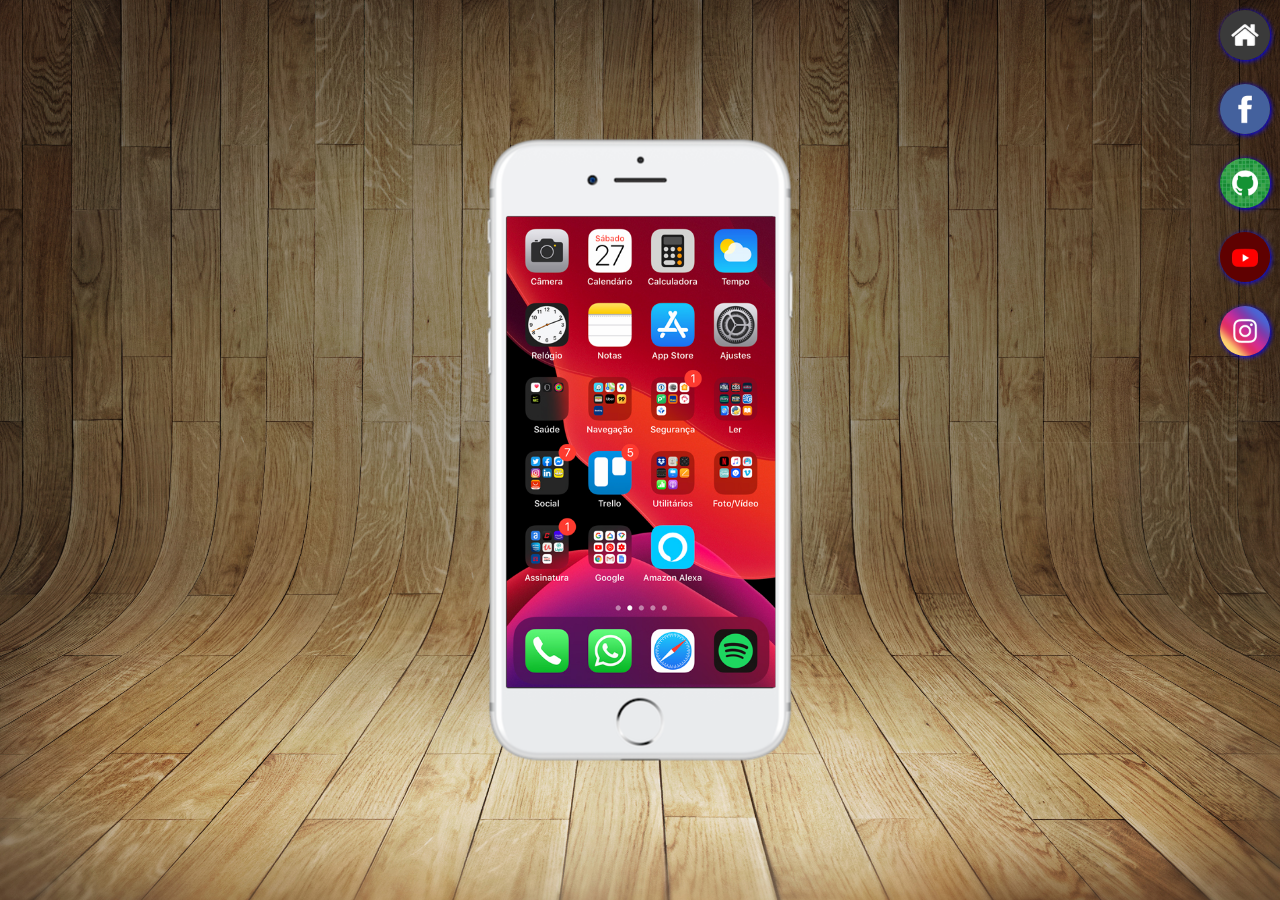
<file: index.html>
<!DOCTYPE html>
<html lang="pt-br">
<head>
    <meta charset="UTF-8">
    <meta name="viewport" content="width=device-width, initial-scale=1.0">
    <title>Projeto redes dociais</title>
    <link rel="shortcut icon" href="imagens/icon-phone.png" type="image/x-icon">
    <link rel="stylesheet" href="estilos/style.css">
</head>
<body>
    <main>
        <section id="telefone">
            <iframe src="home.html" name="tela" id="tela" frameborder="0">
                seu navegador não é compátivel com isso :(
            </iframe>


        </section>
        <section id="rede-sociais">

            <a href="index.html"><img src="imagens/logo-home.jpg" alt="home"></a>  <br>

            <a href="facebook.html" target="tela"><img src="imagens/logo-facebook.jpg" alt="Rede social facebook" ></a> <br>

            <a href="github.html" target="tela"><img src="imagens/logo-github.jpg" alt="GitHub"></a> <br>

            <a href="yotube.html" target="tela"><img src="imagens/logo-youtube.jpg" alt="logo youtube"></a> <br>

            <a href="instagram.html" target="tela"><img src="imagens/logo-instagram.jpg" alt=""></a>

        </section>
    </main>

    
</body>
</html>
</file>
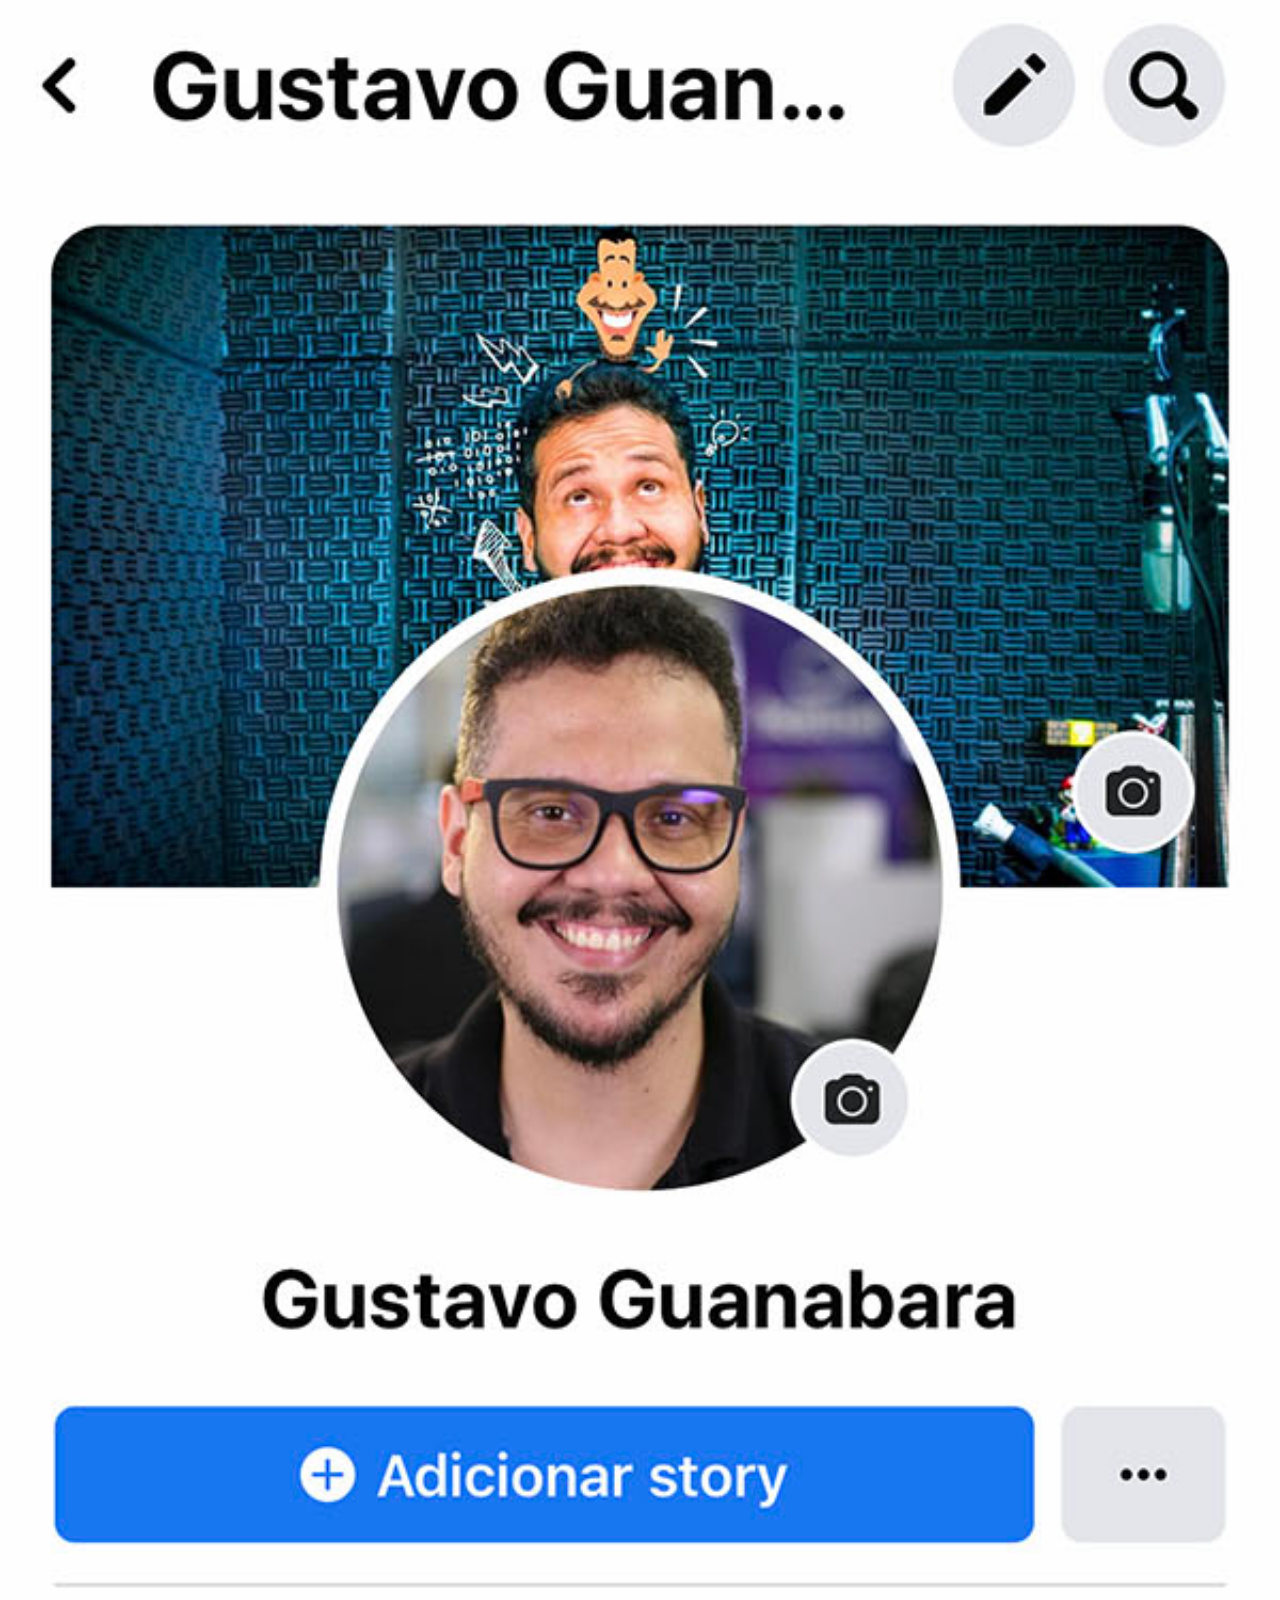
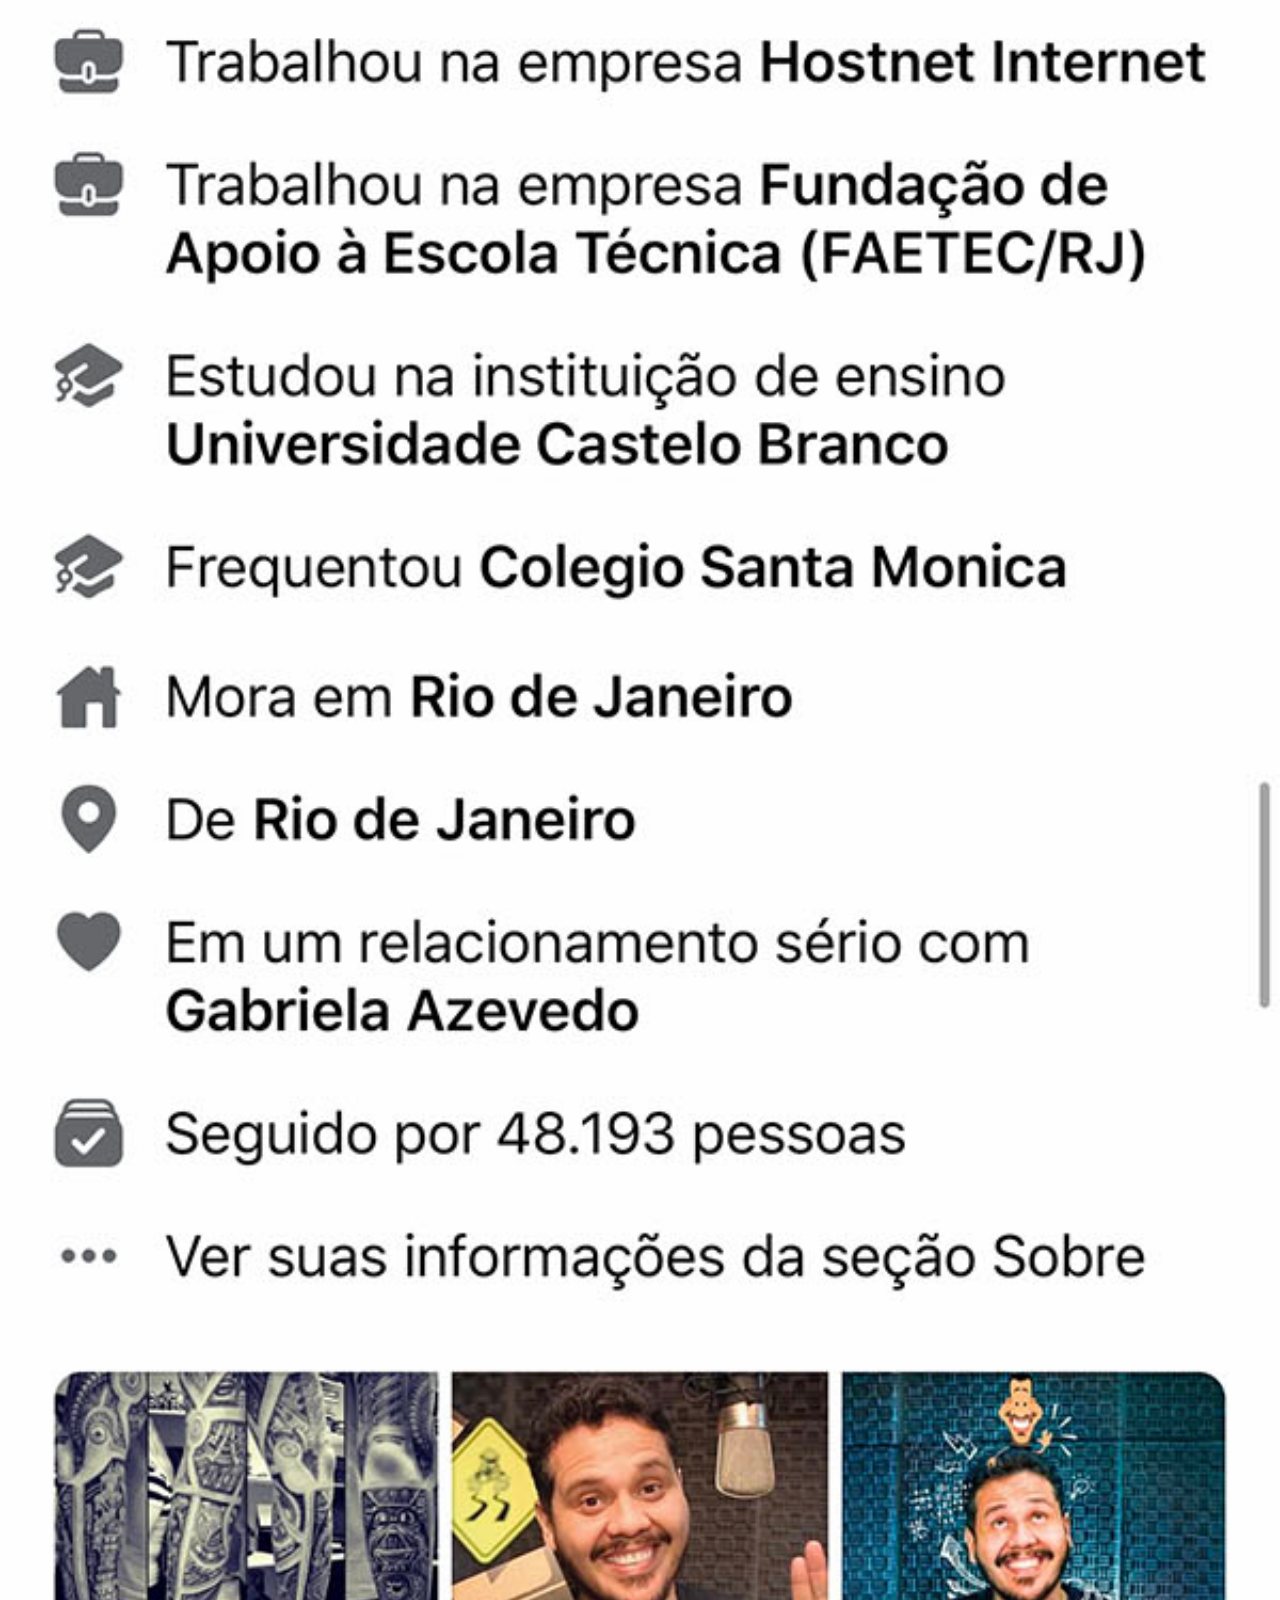
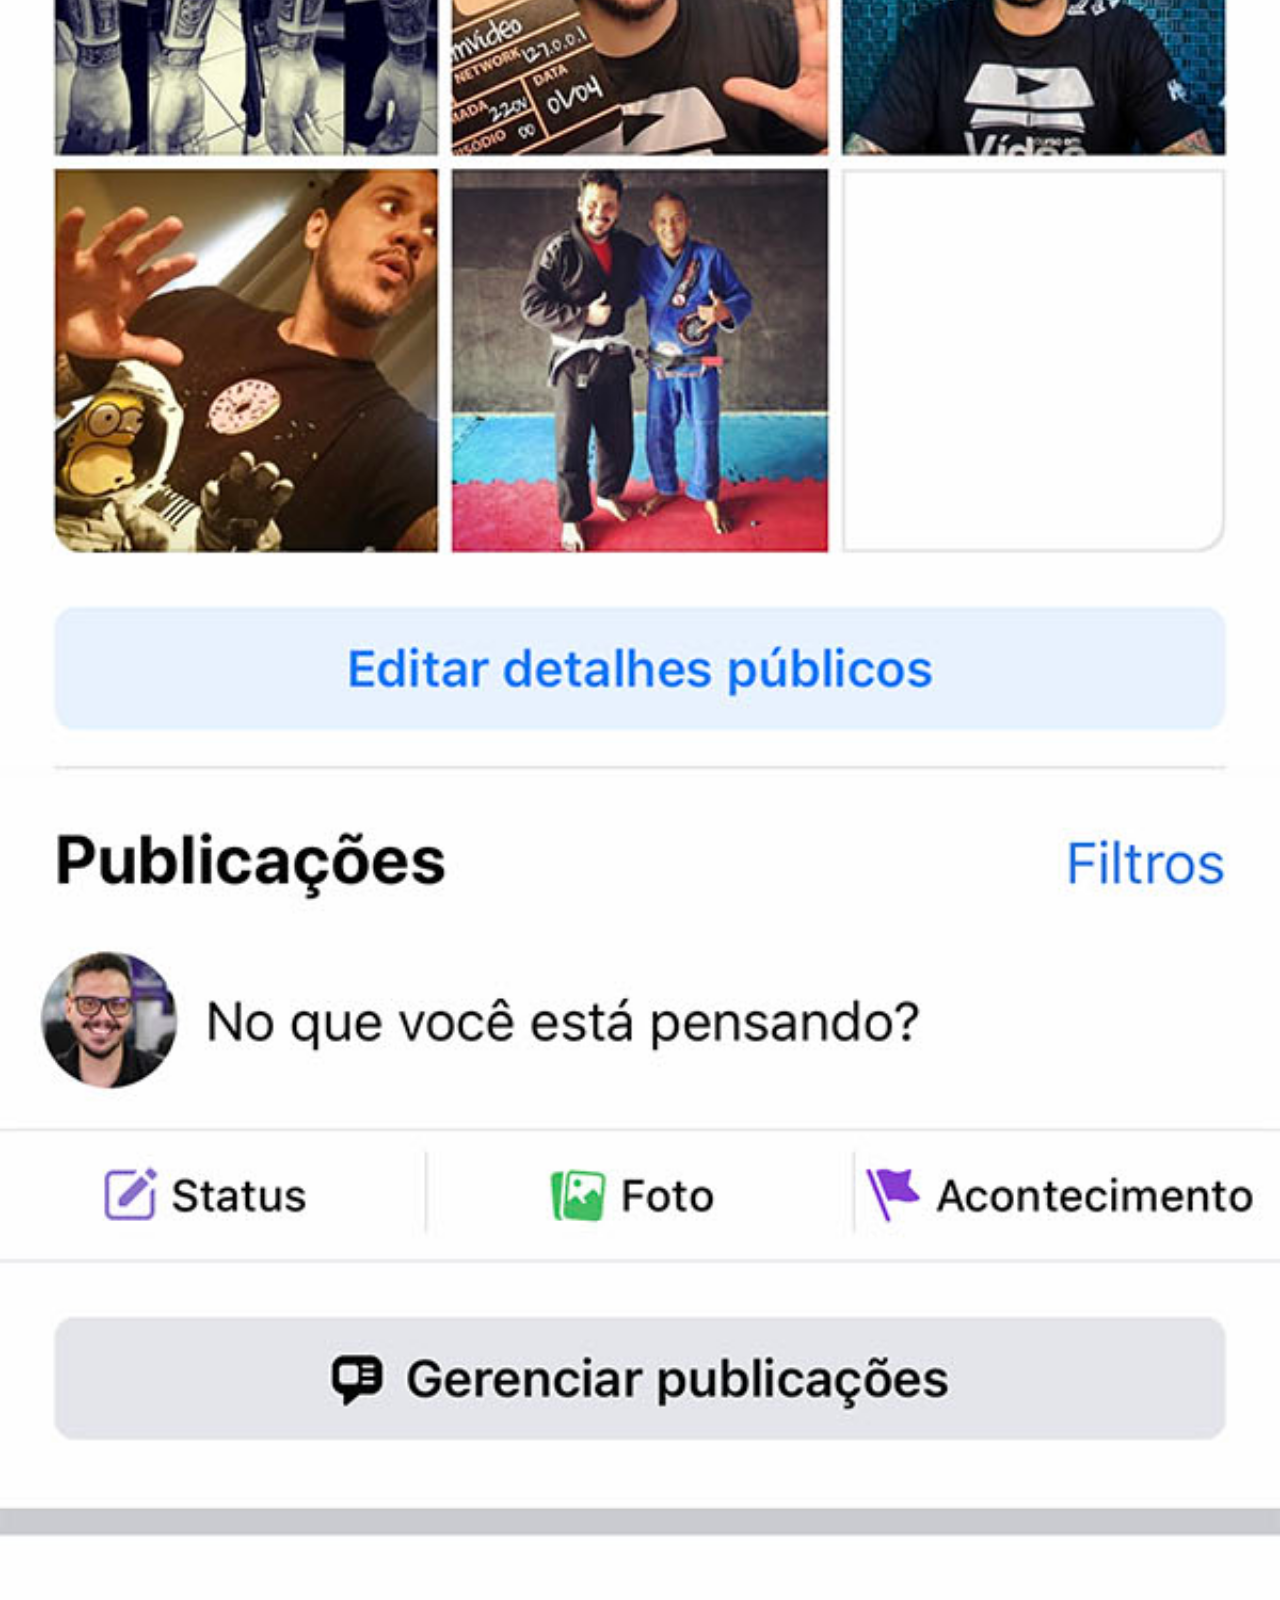
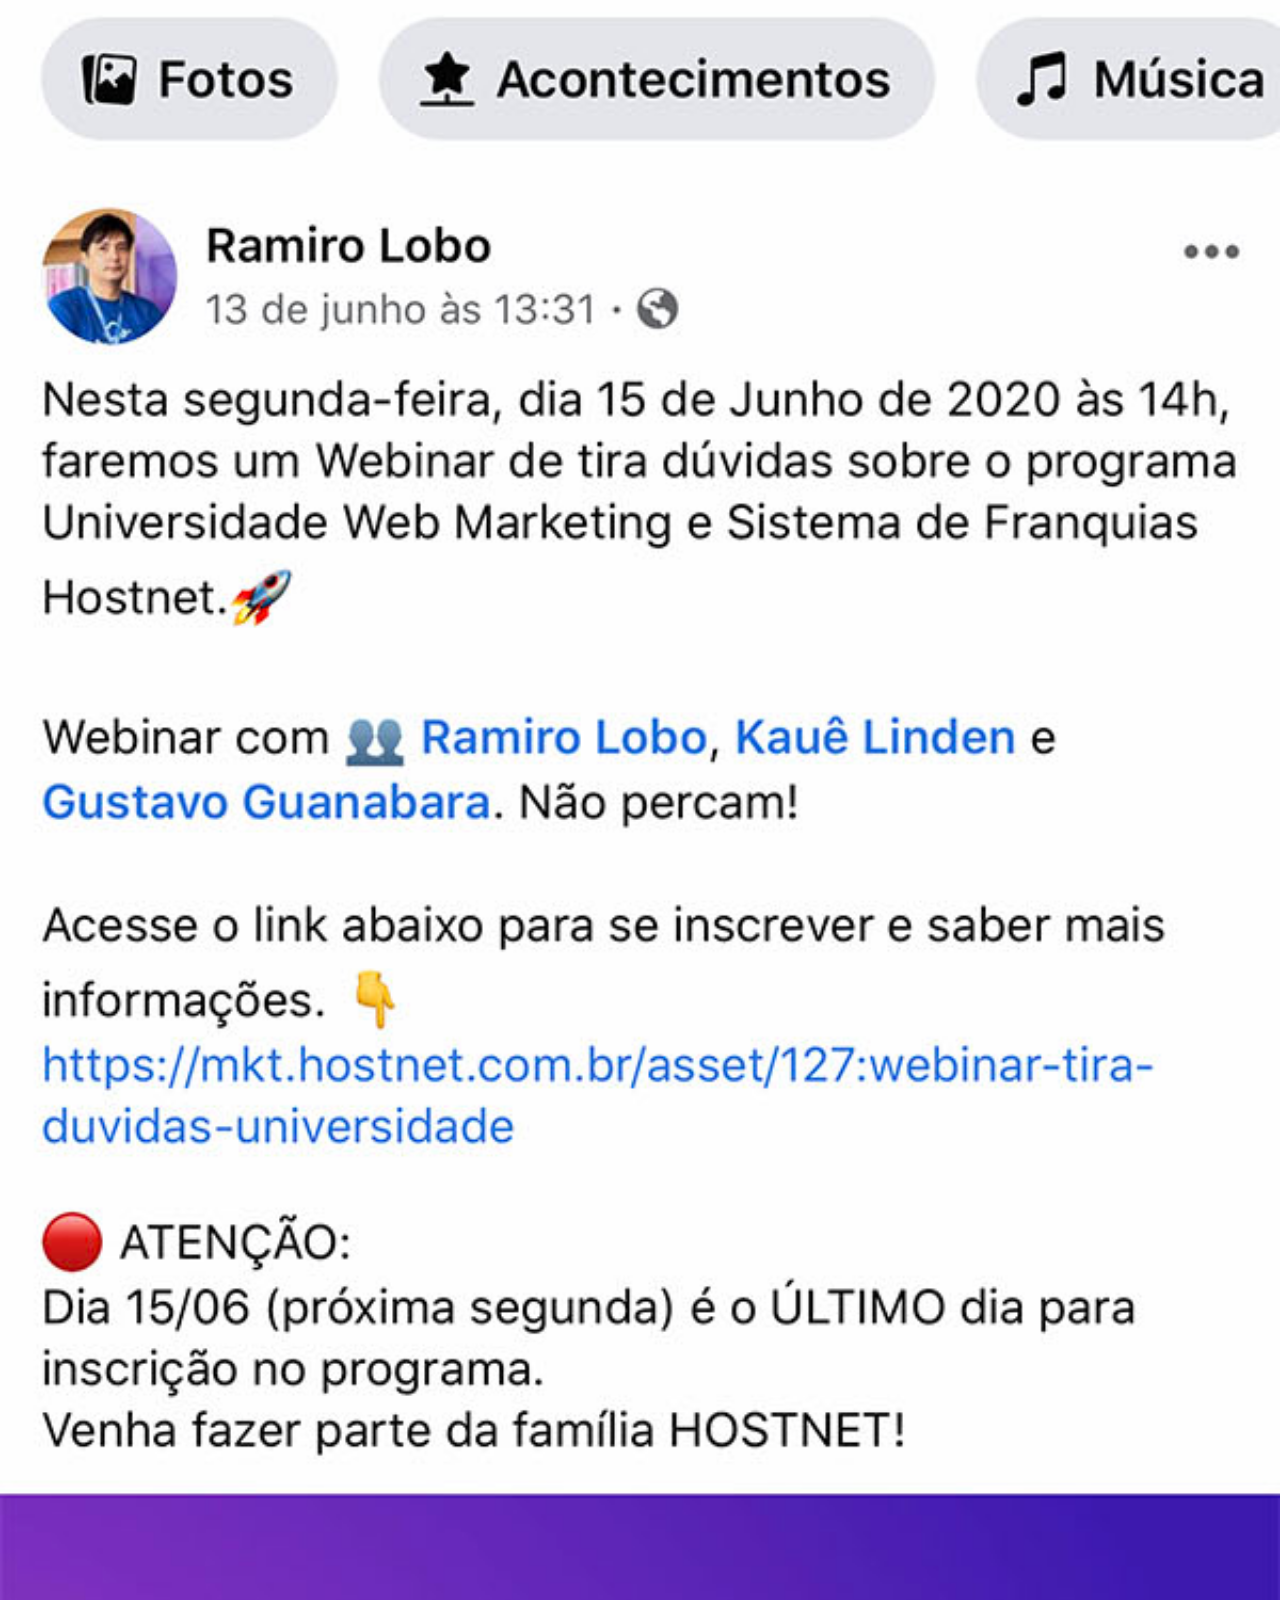
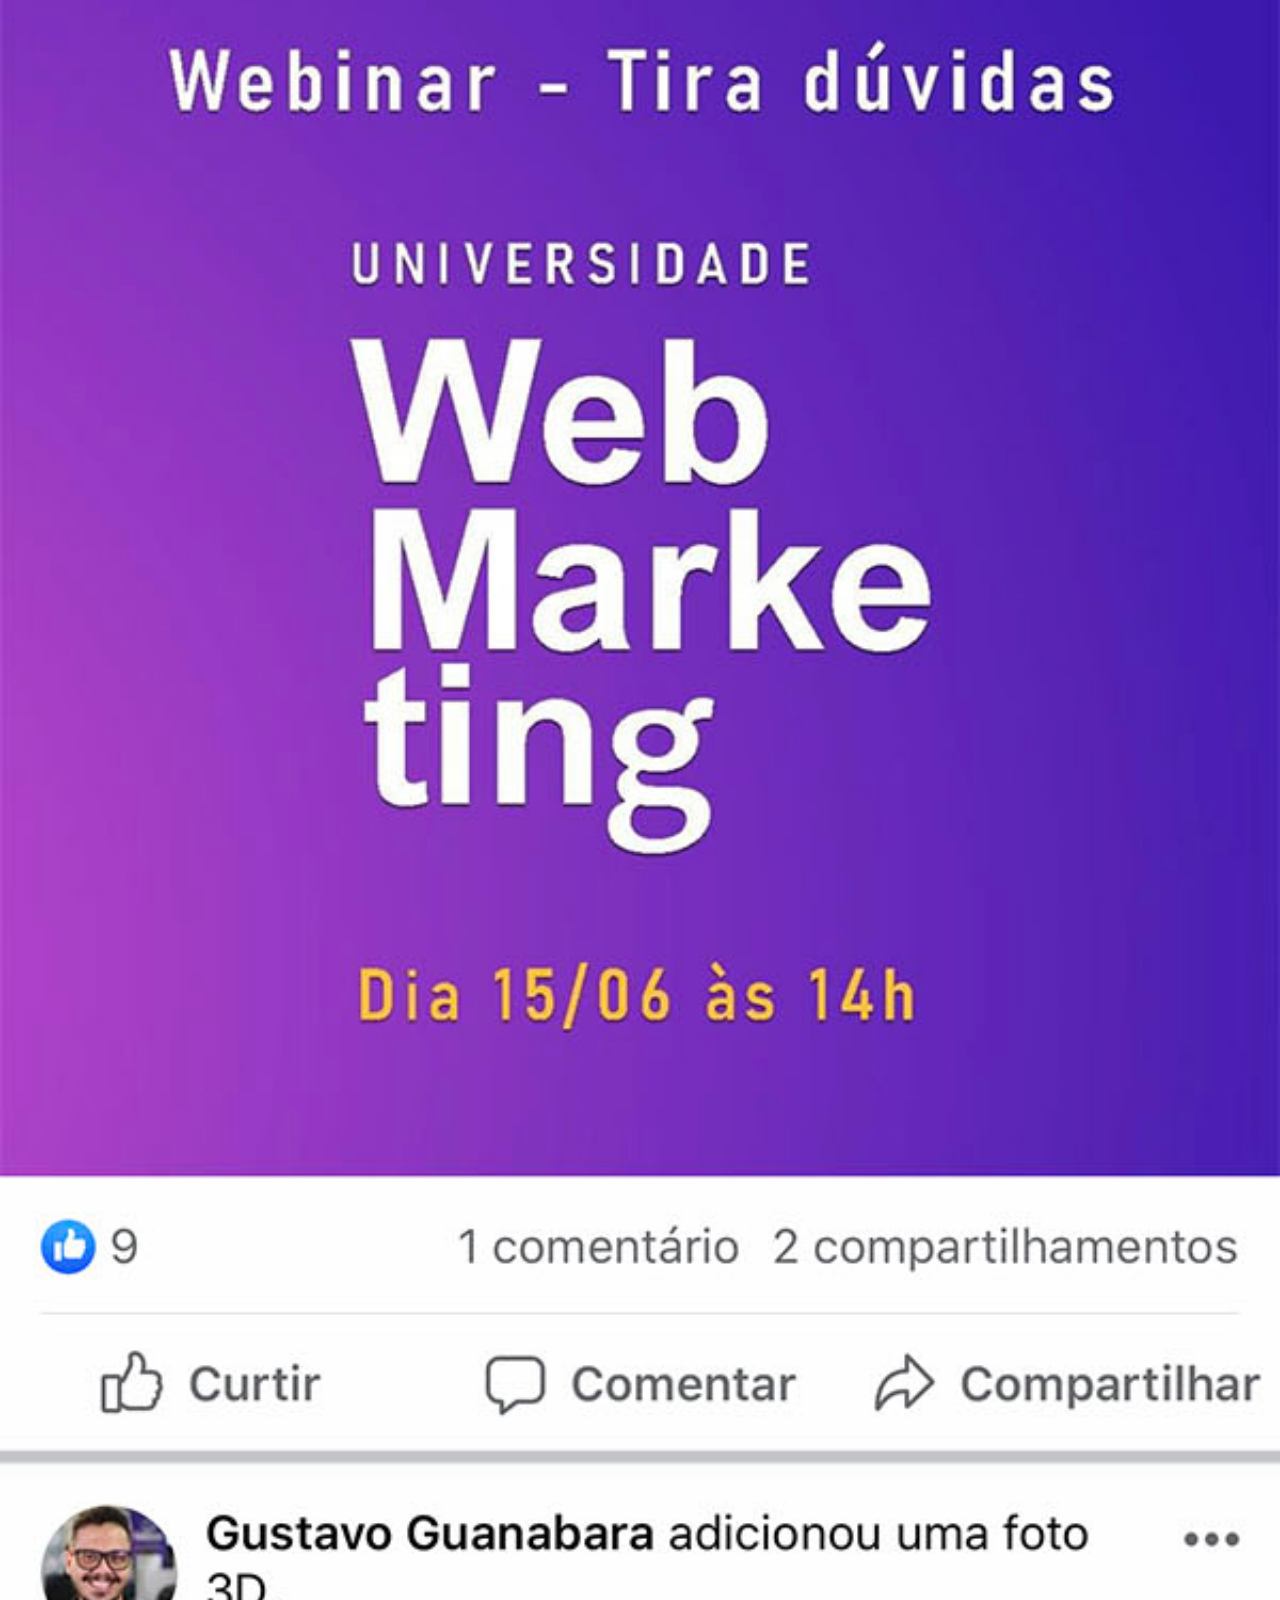
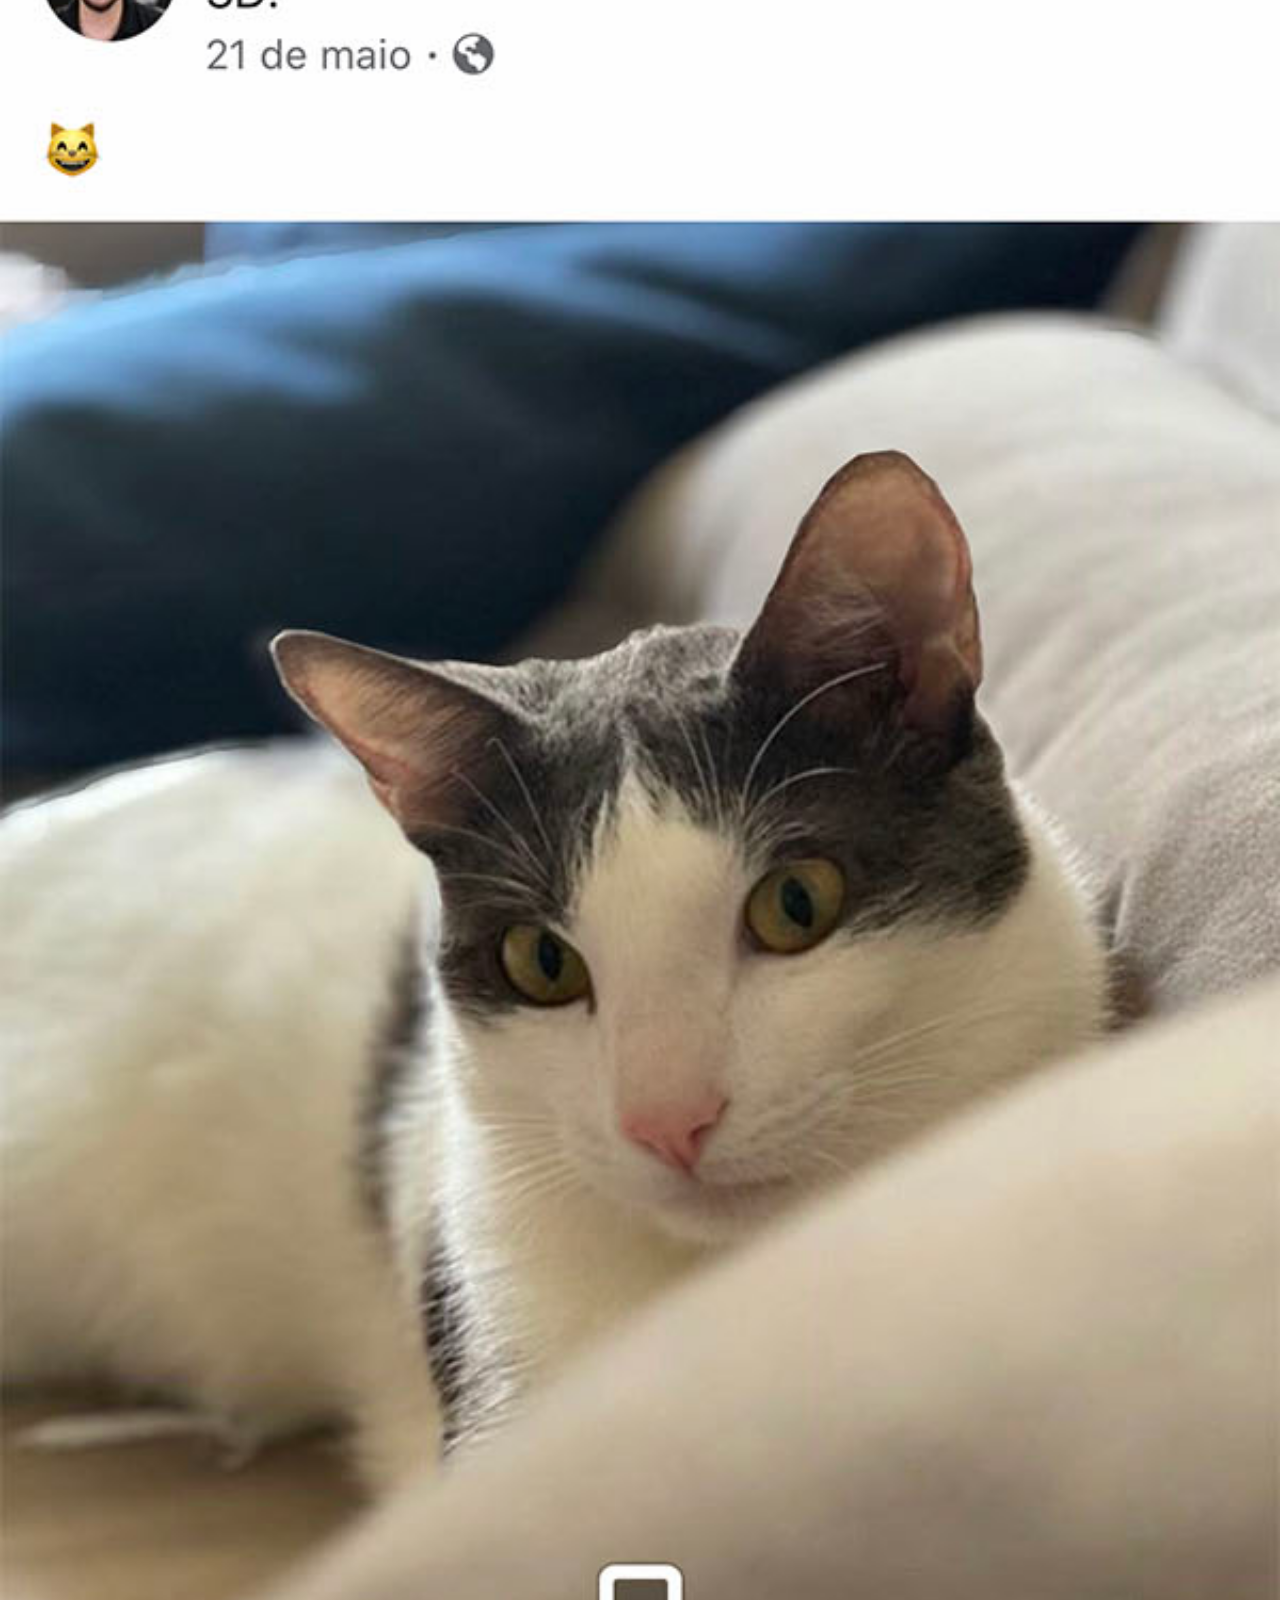
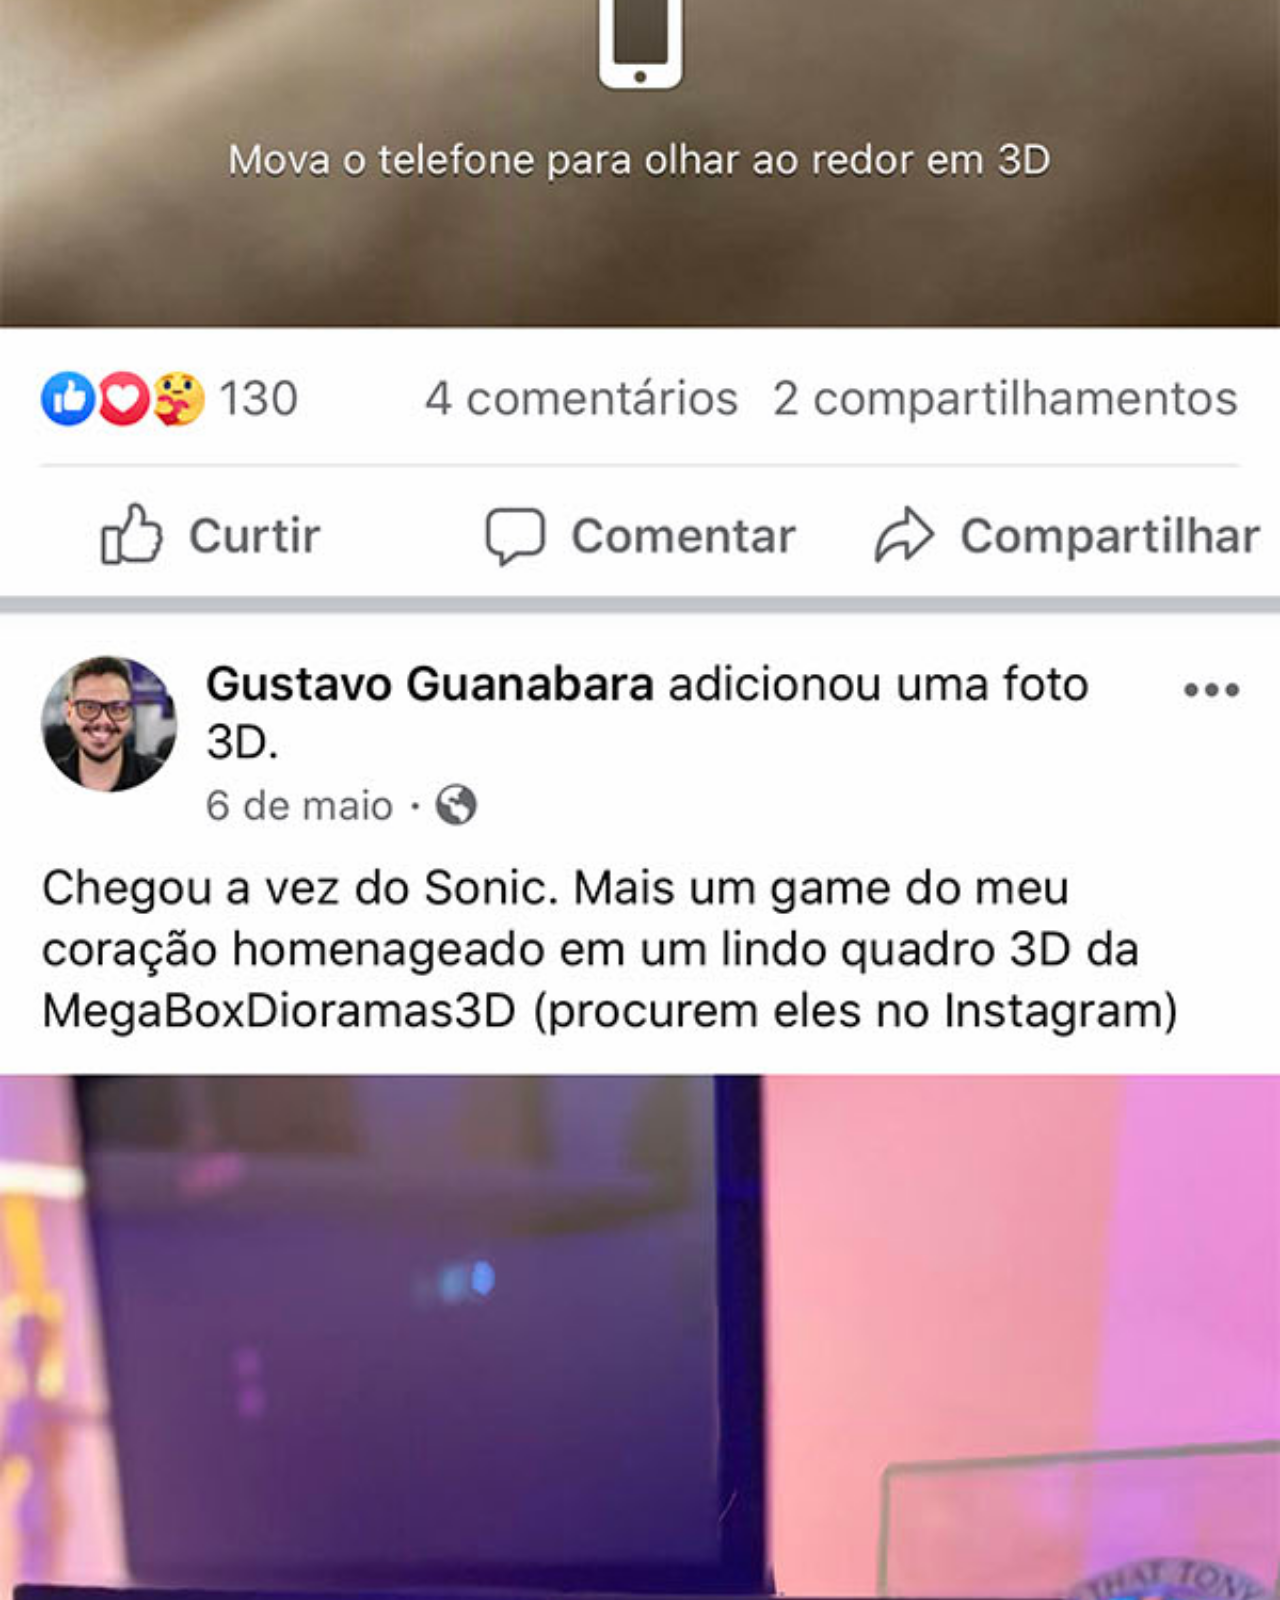
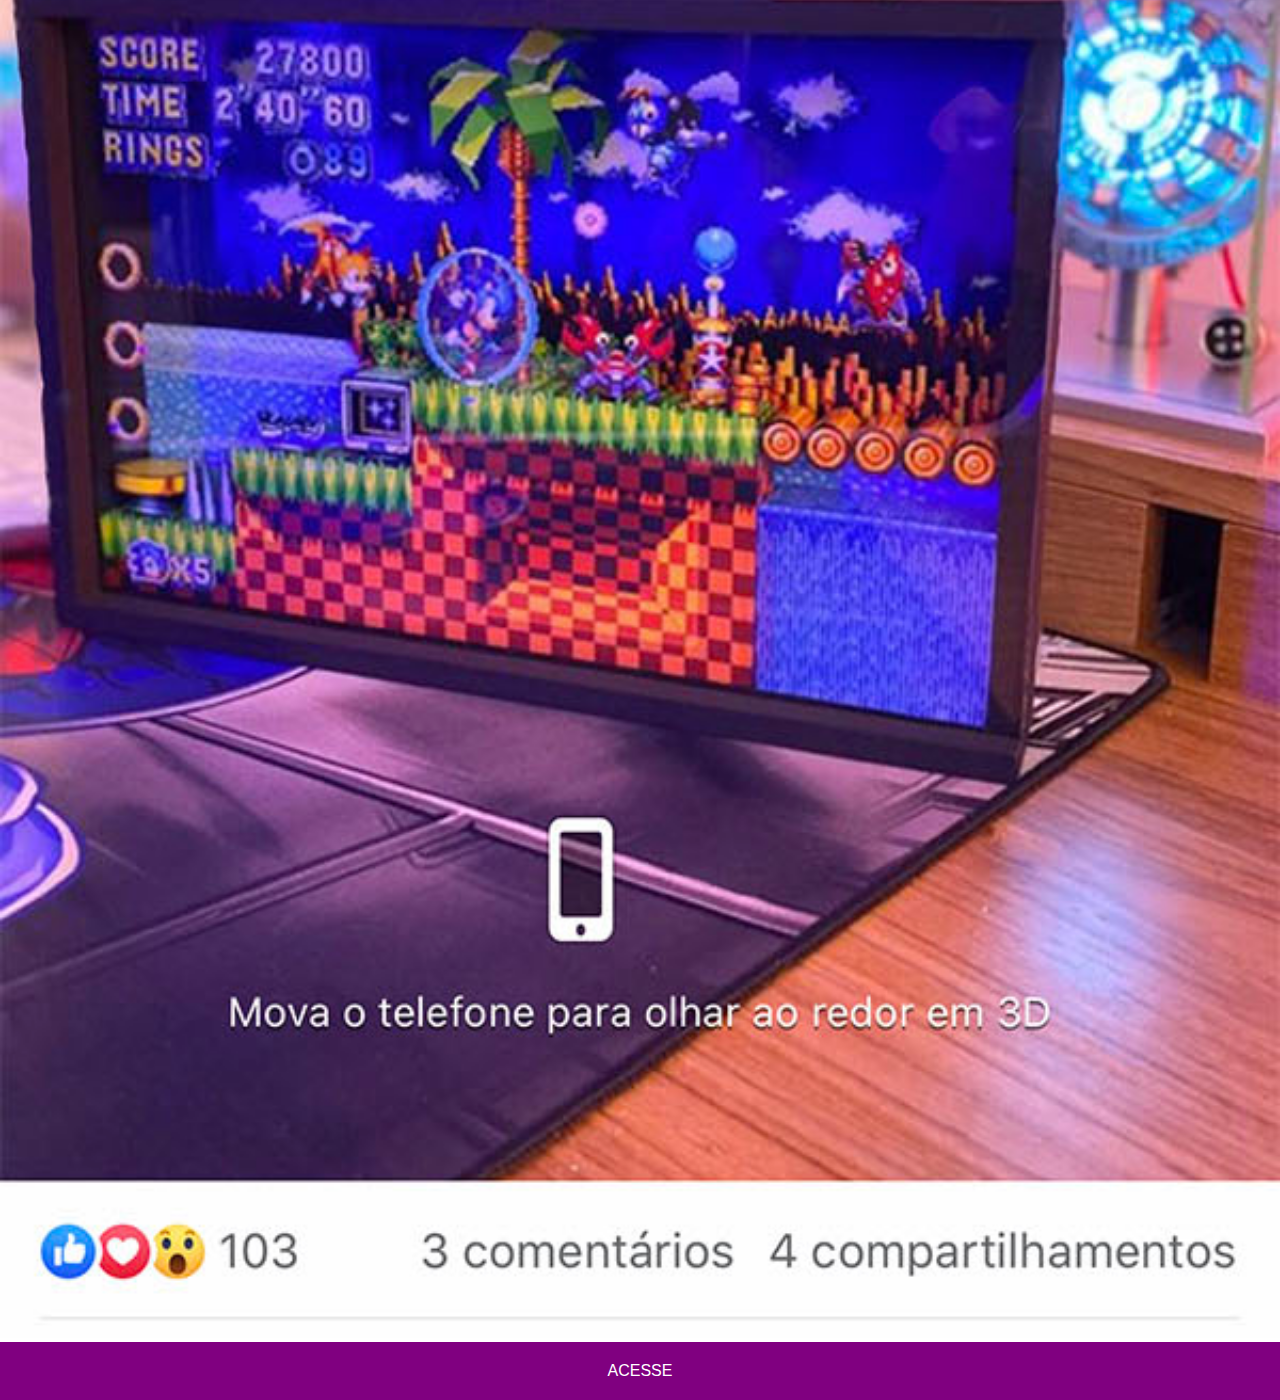
<file: facebook.html>
<!DOCTYPE html>
<html lang="pt-br">
<head>
    <meta charset="UTF-8">
    <meta name="viewport" content="width=device-width, initial-scale=1.0">
    <title>Facebook</title>
    <link rel="stylesheet" href="social/style.css">

</head>
<body>
    <img src="imagens/tela-facebook.jpg" alt="Facebook">
    <a href="https://www.facebook.com/" target="_blank">ACESSE</a>
    
</body>
</html>
</file>
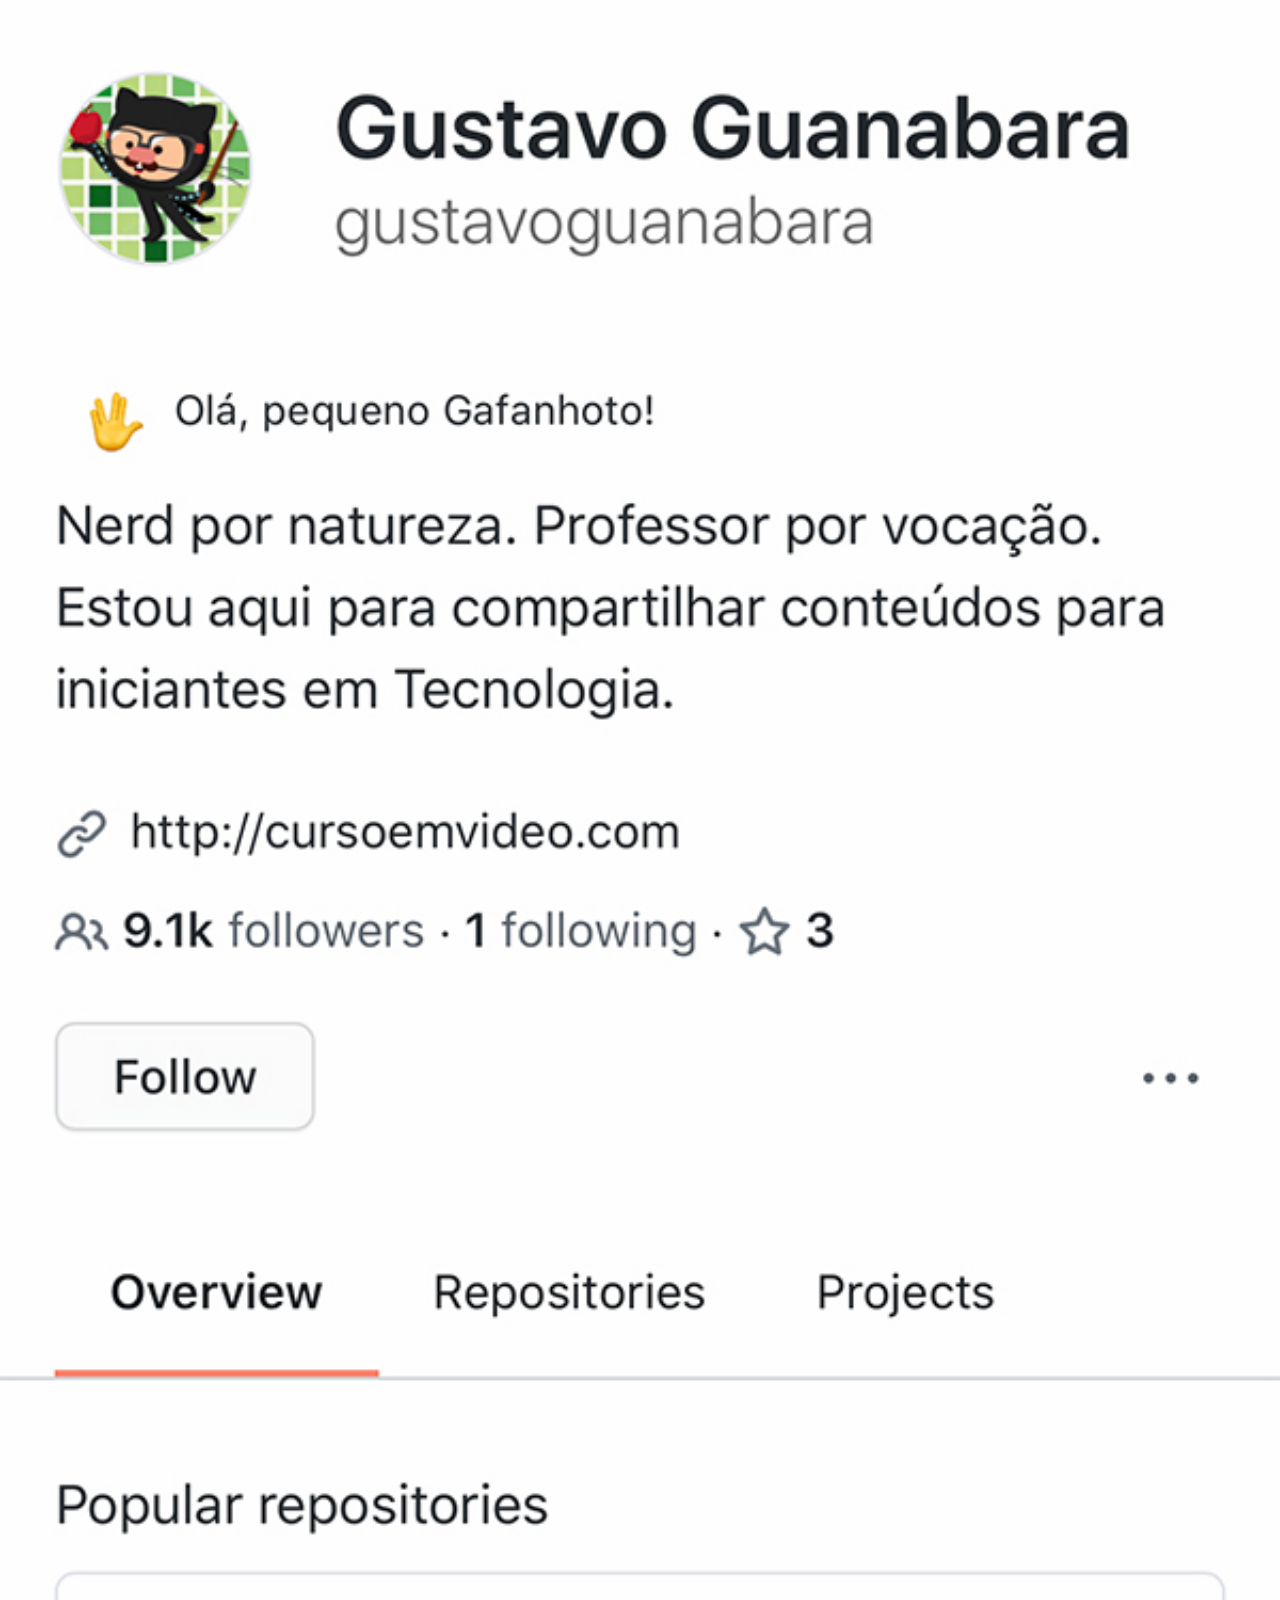
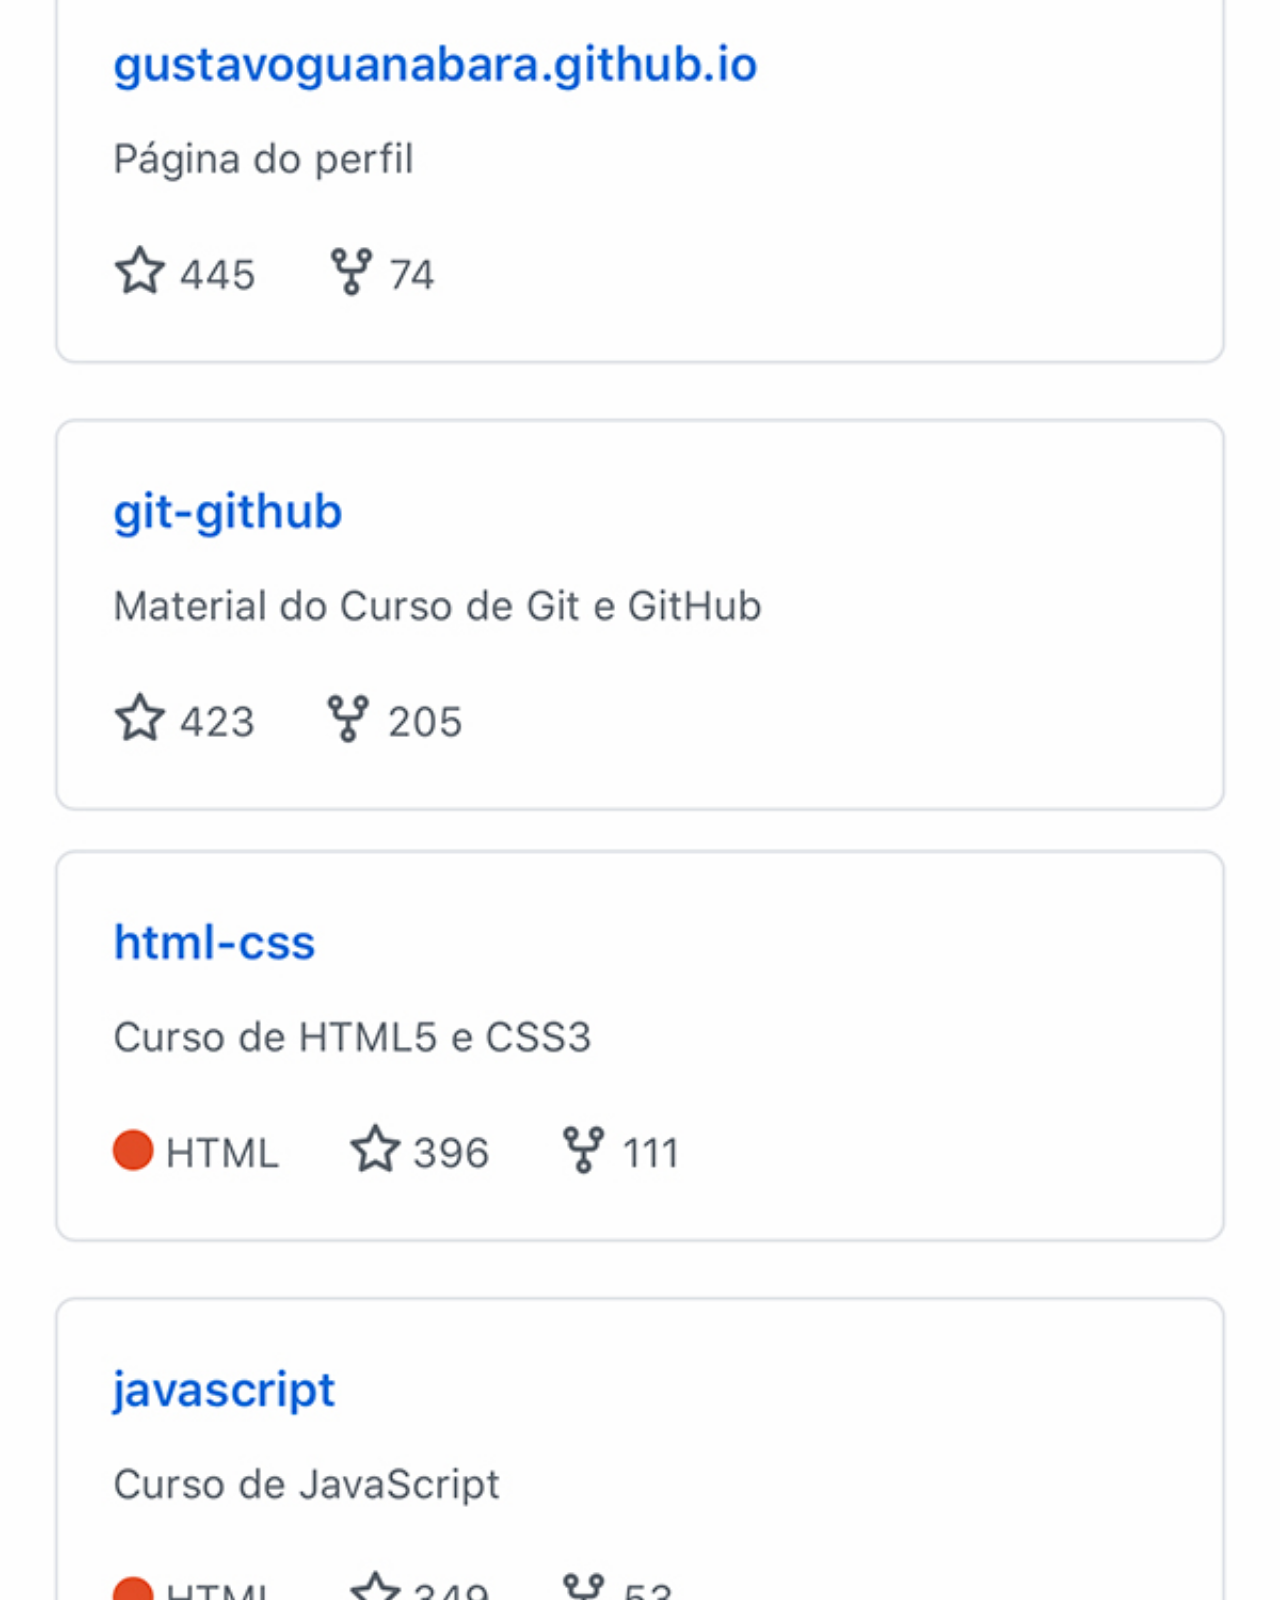
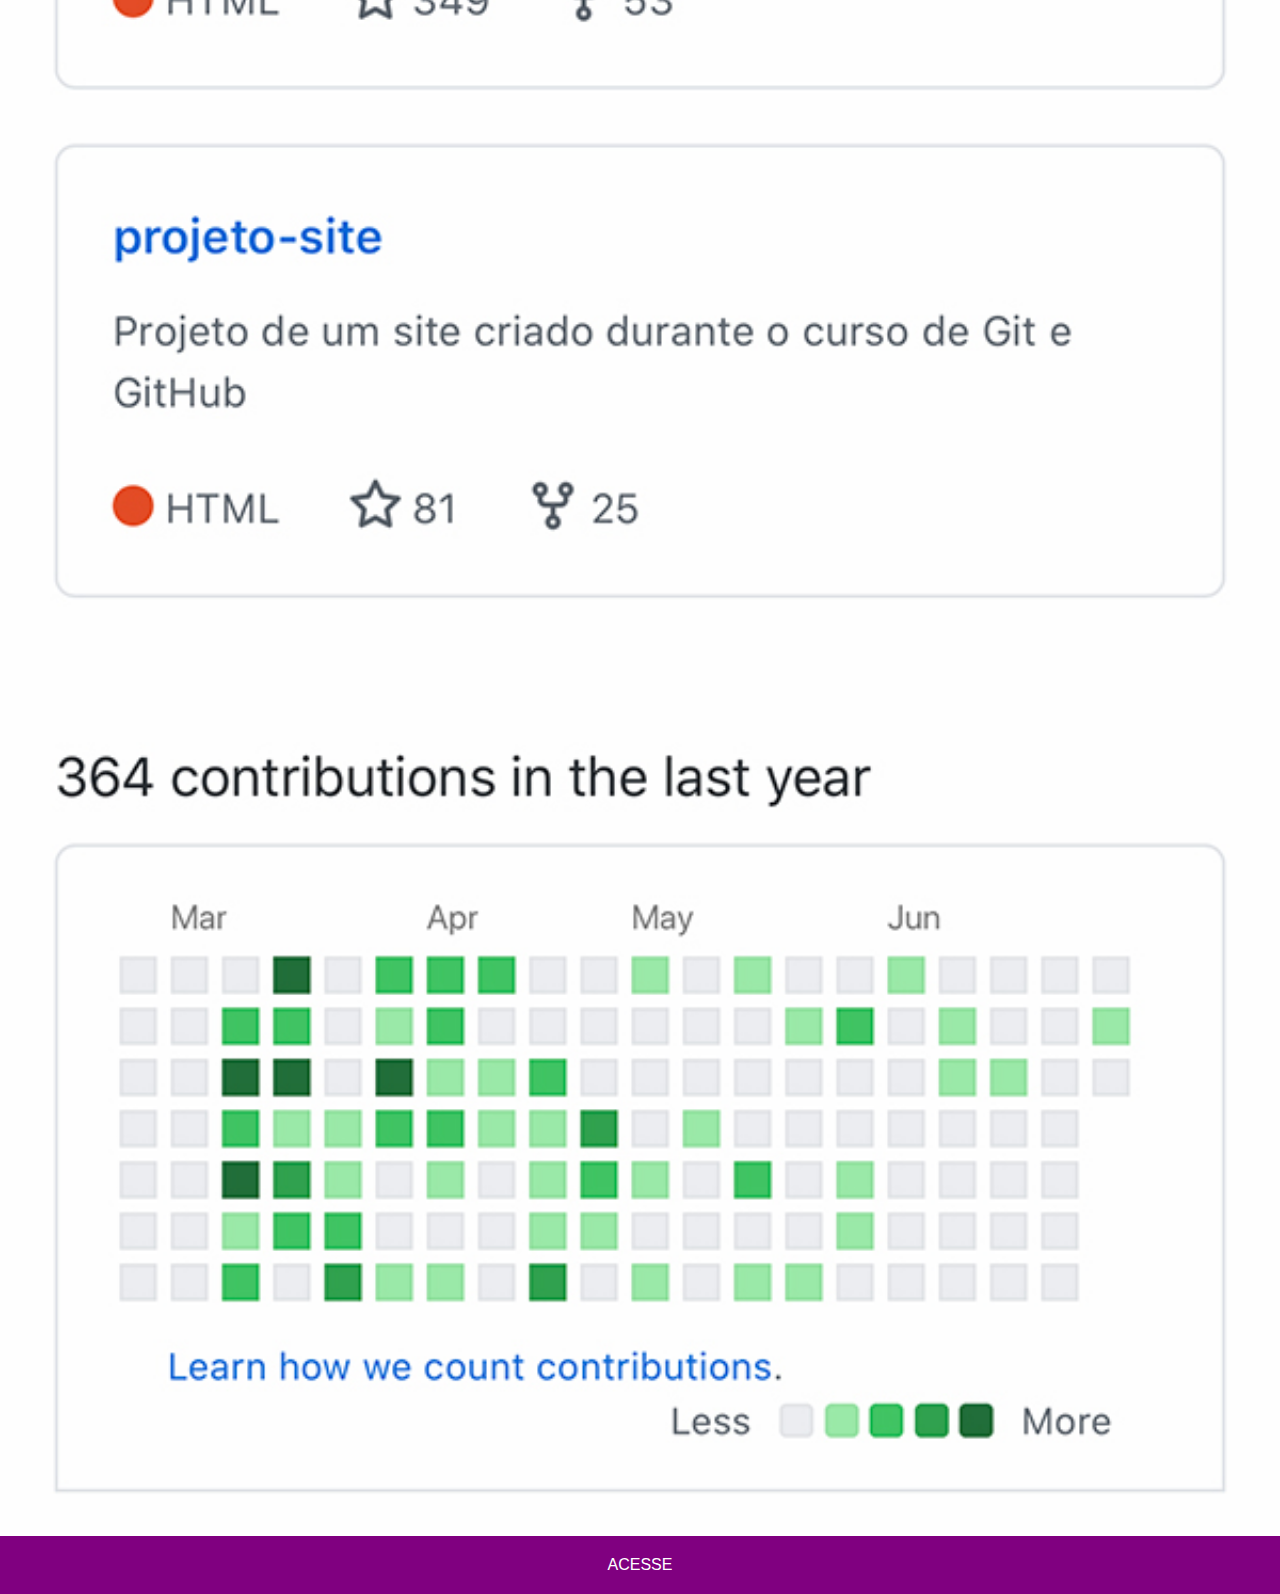
<file: github.html>
<!DOCTYPE html>
<html lang="pt-br">
<head>
    <meta charset="UTF-8">
    <meta name="viewport" content="width=device-width, initial-scale=1.0">
    <title>logo-github</title>
    <link rel="stylesheet" href="social/style.css">
</head>
<body>
    <img src="imagens/tela-github.jpg" alt="">
    <a href="https://github.com/gustavoguanabara/html-css/tree/master/aulas-pdf" target="_blank">ACESSE</a>
    
</body>
</html>
</file>
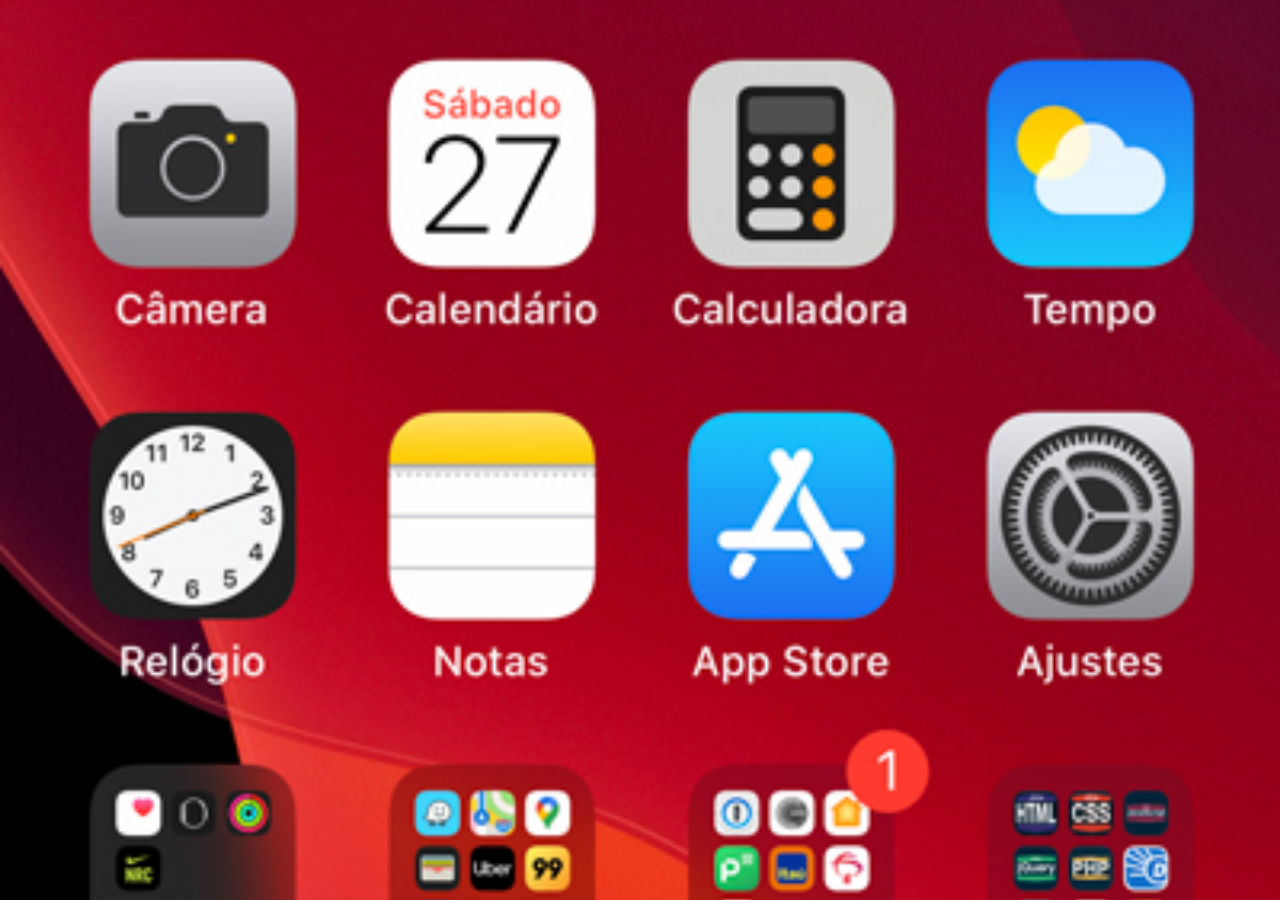
<file: home.html>
<!DOCTYPE html>
<html lang="pt-br">
<head>
    <meta charset="UTF-8">
    <meta name="viewport" content="width=device-width, initial-scale=1.0">
    <title>Home</title>
    <style>
        * {
            margin: 0px;
            padding: 0px;
        }
        body {
            height: 100vh;
            width: 100vw;
            background: black url(imagens/tela-home.jpg) no-repeat top center ;
            background-size: cover;
        }
    </style>
</head>
<body>
    
</body>
</html>
</file>
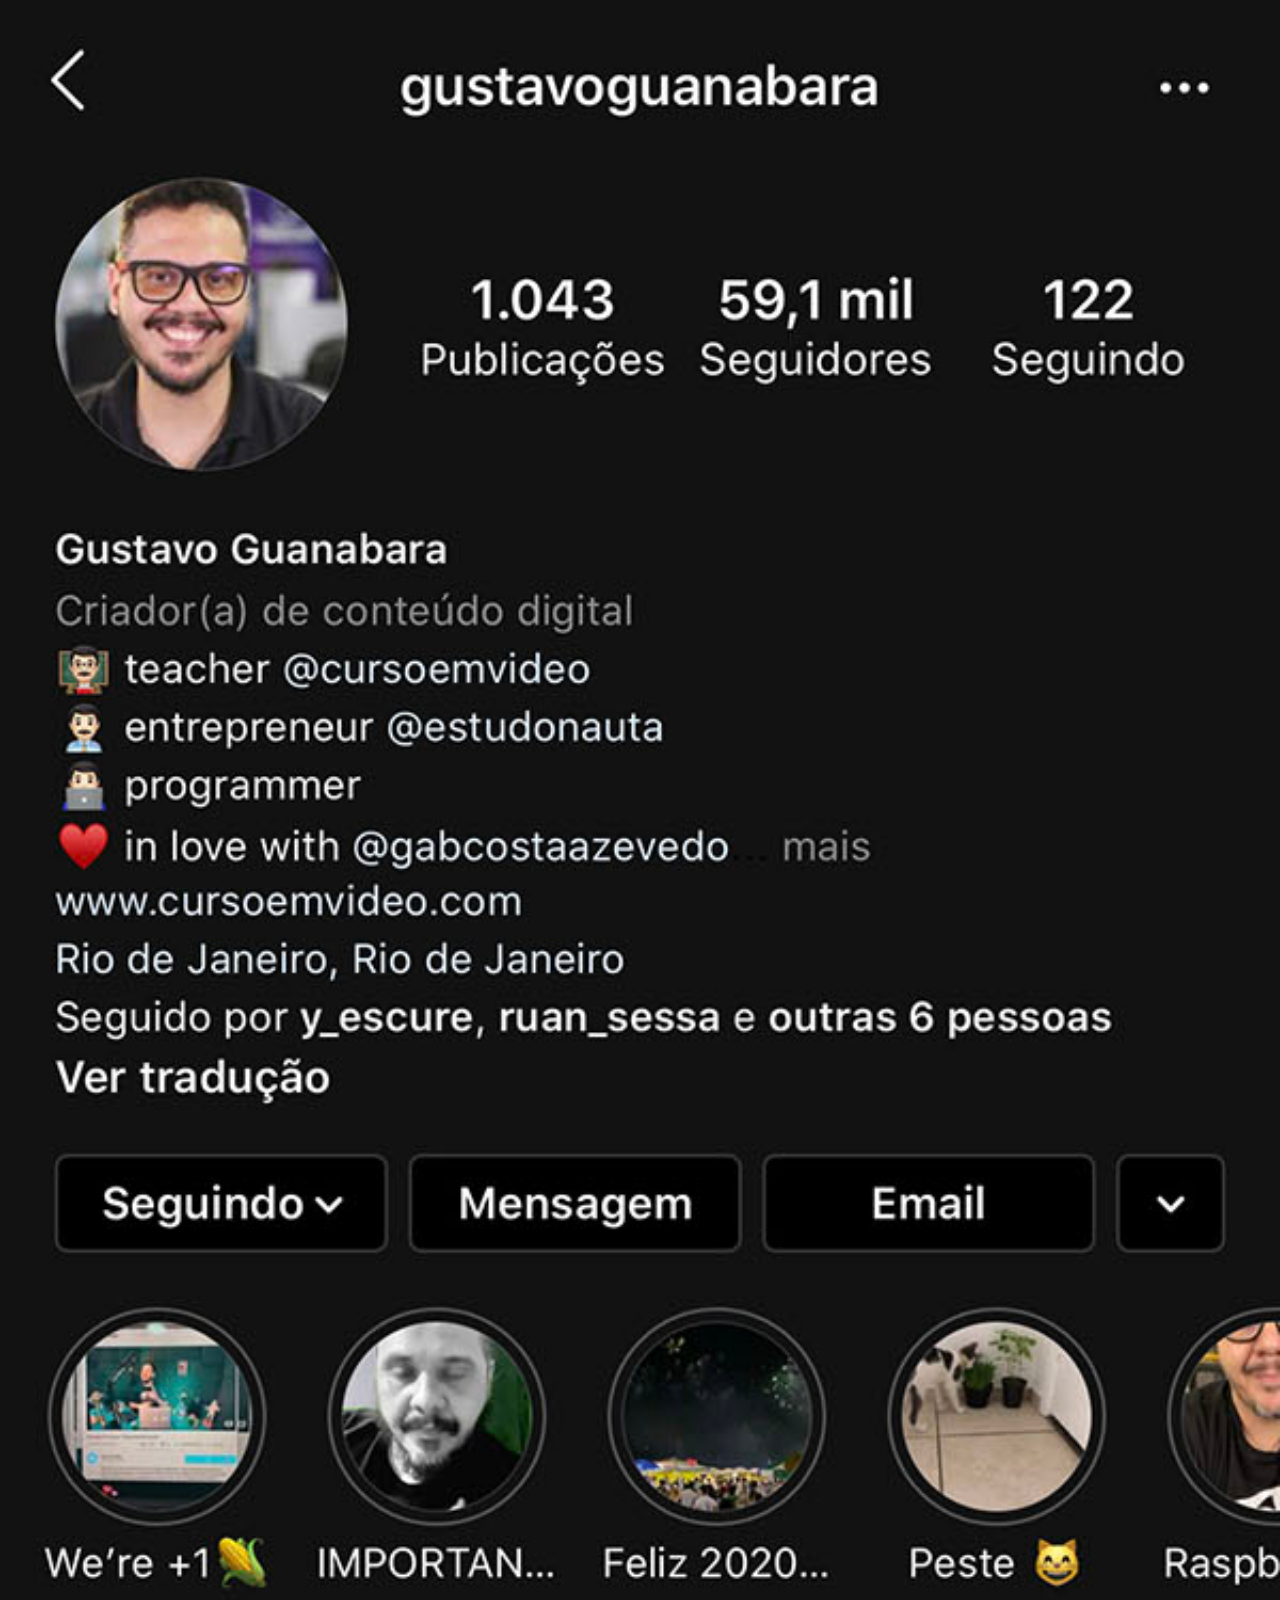
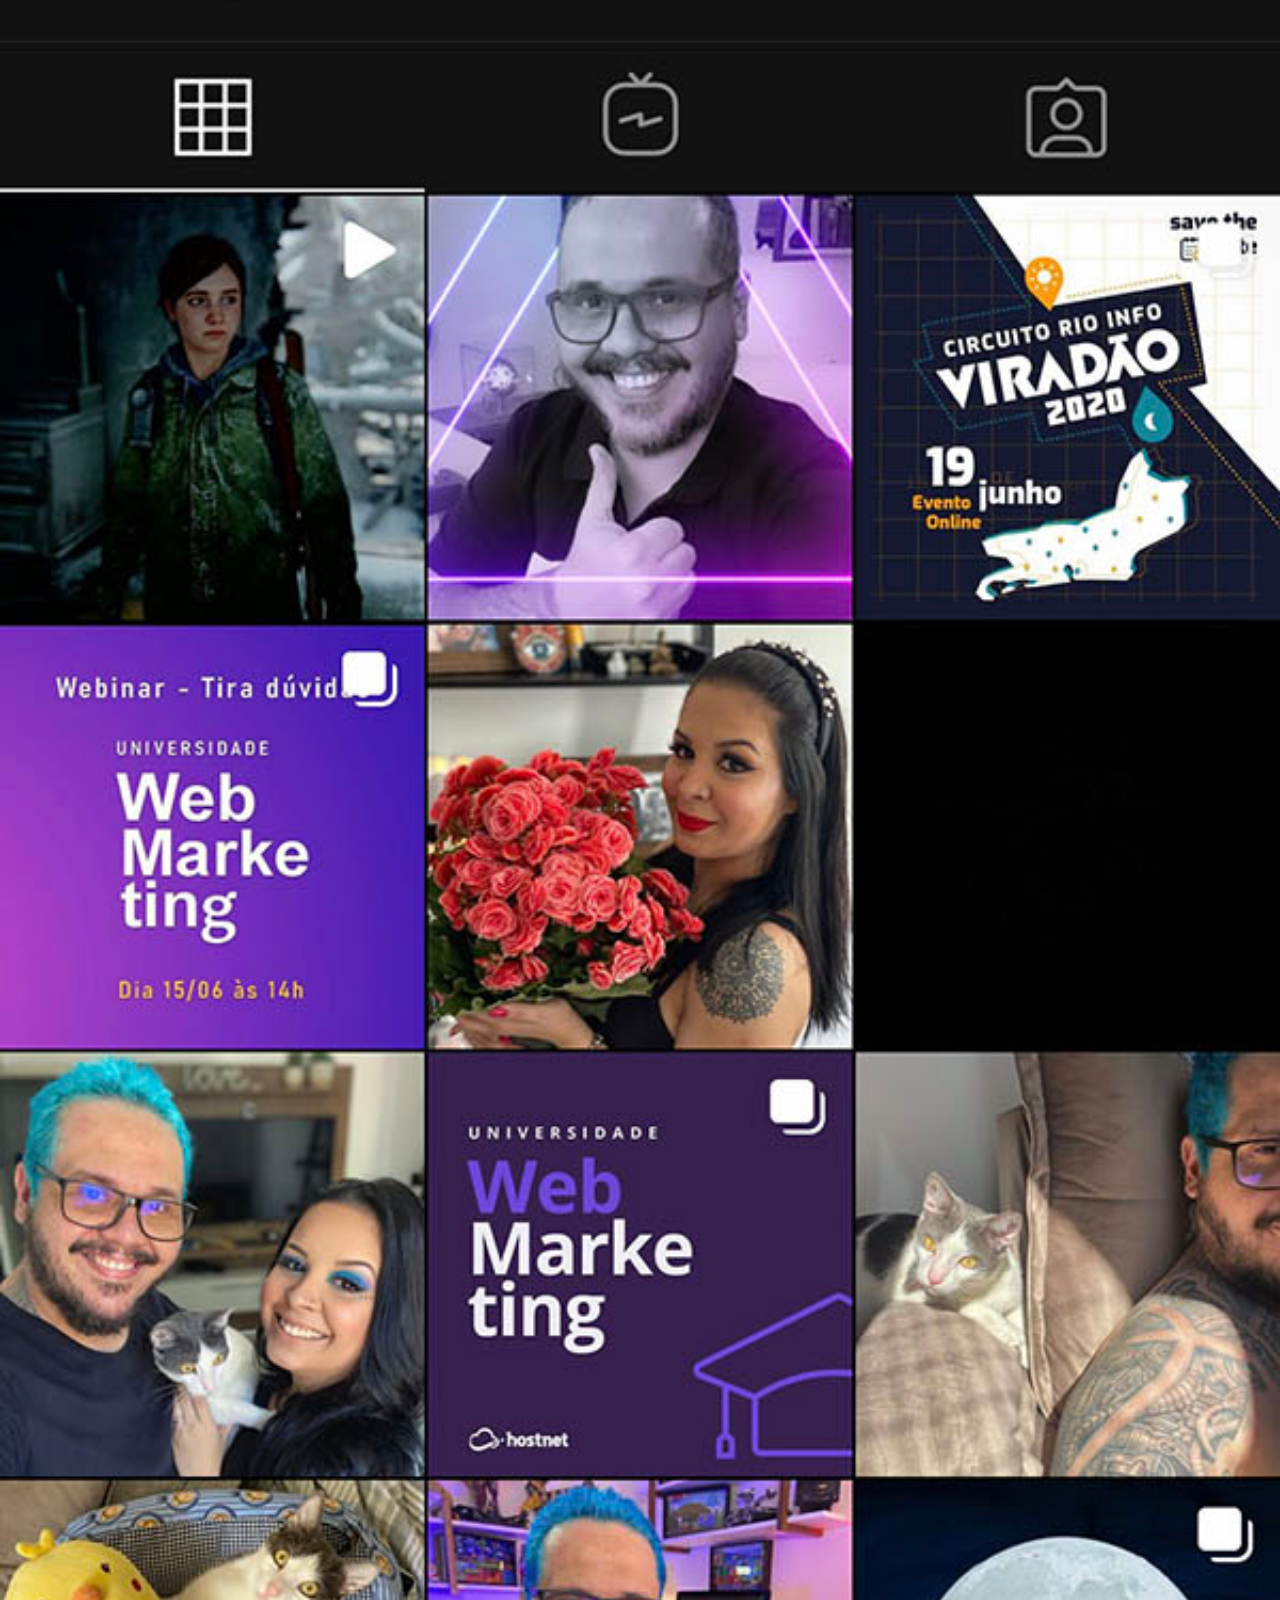
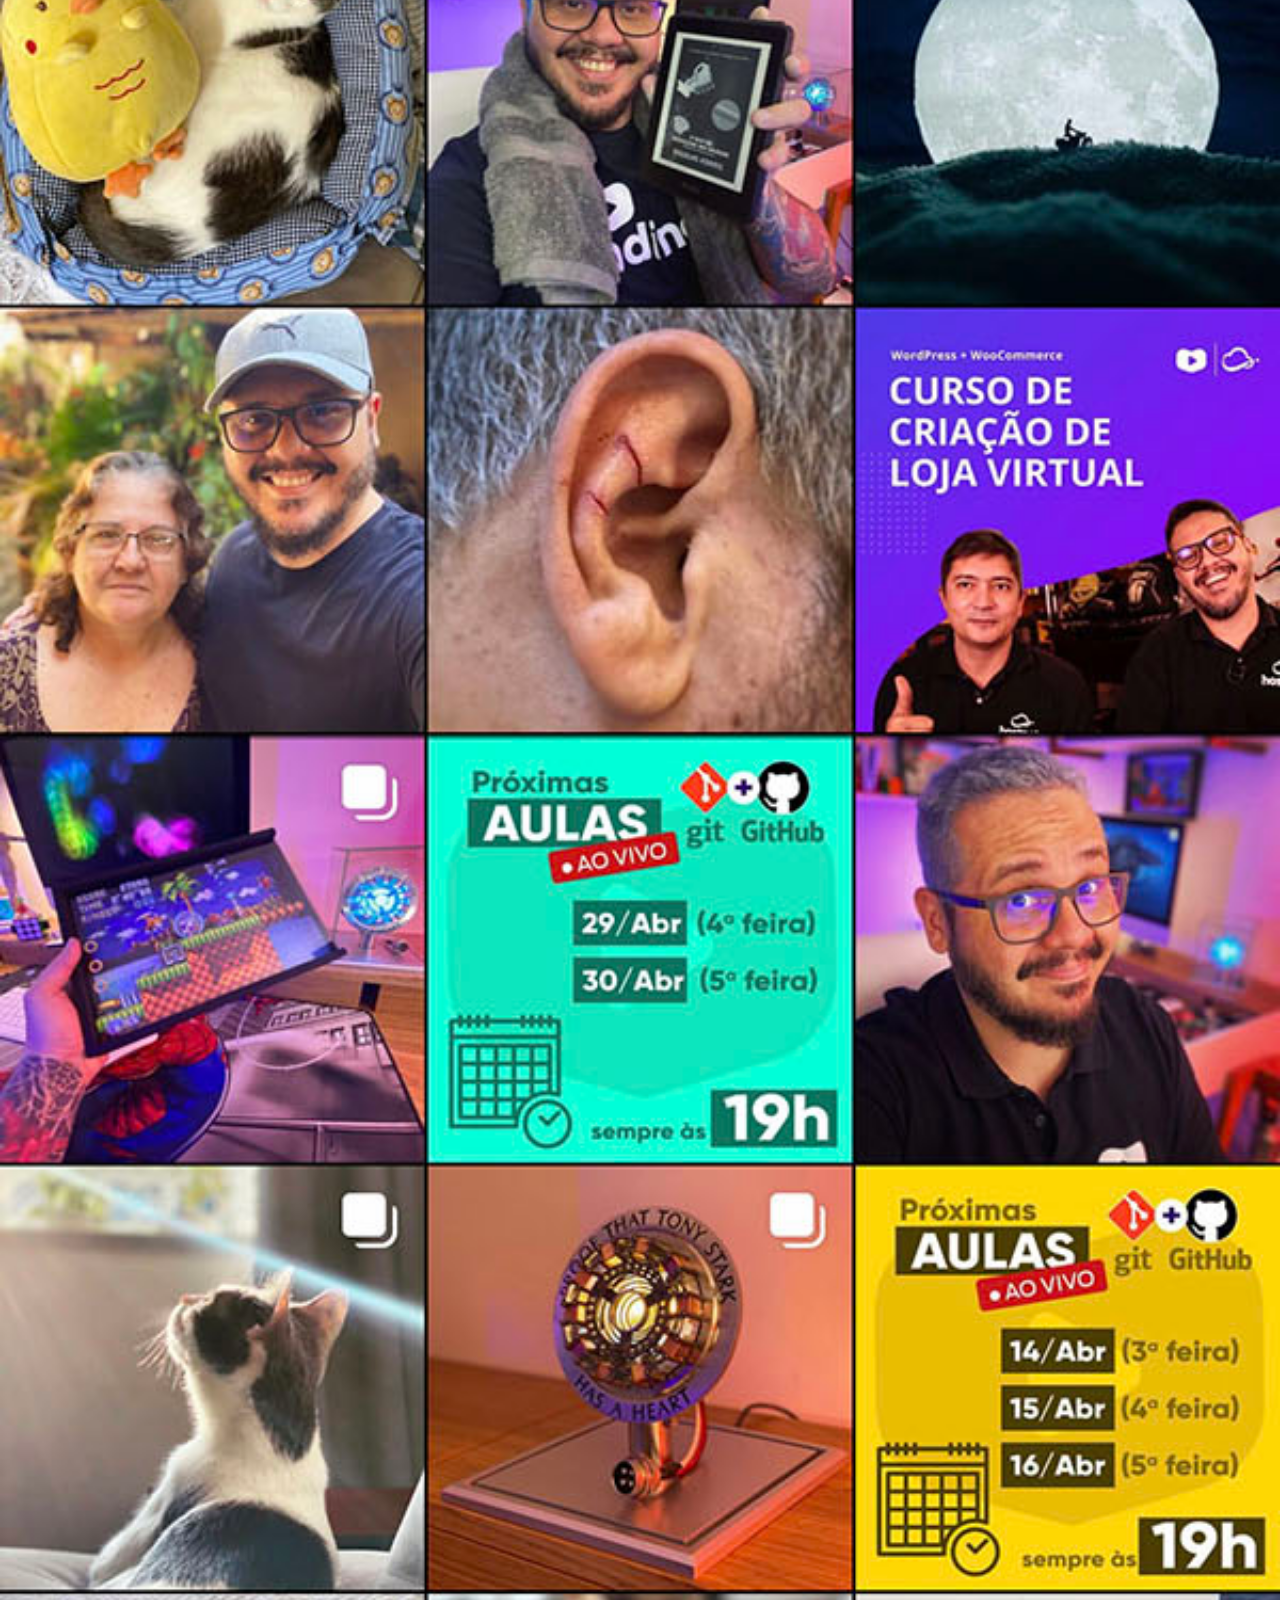
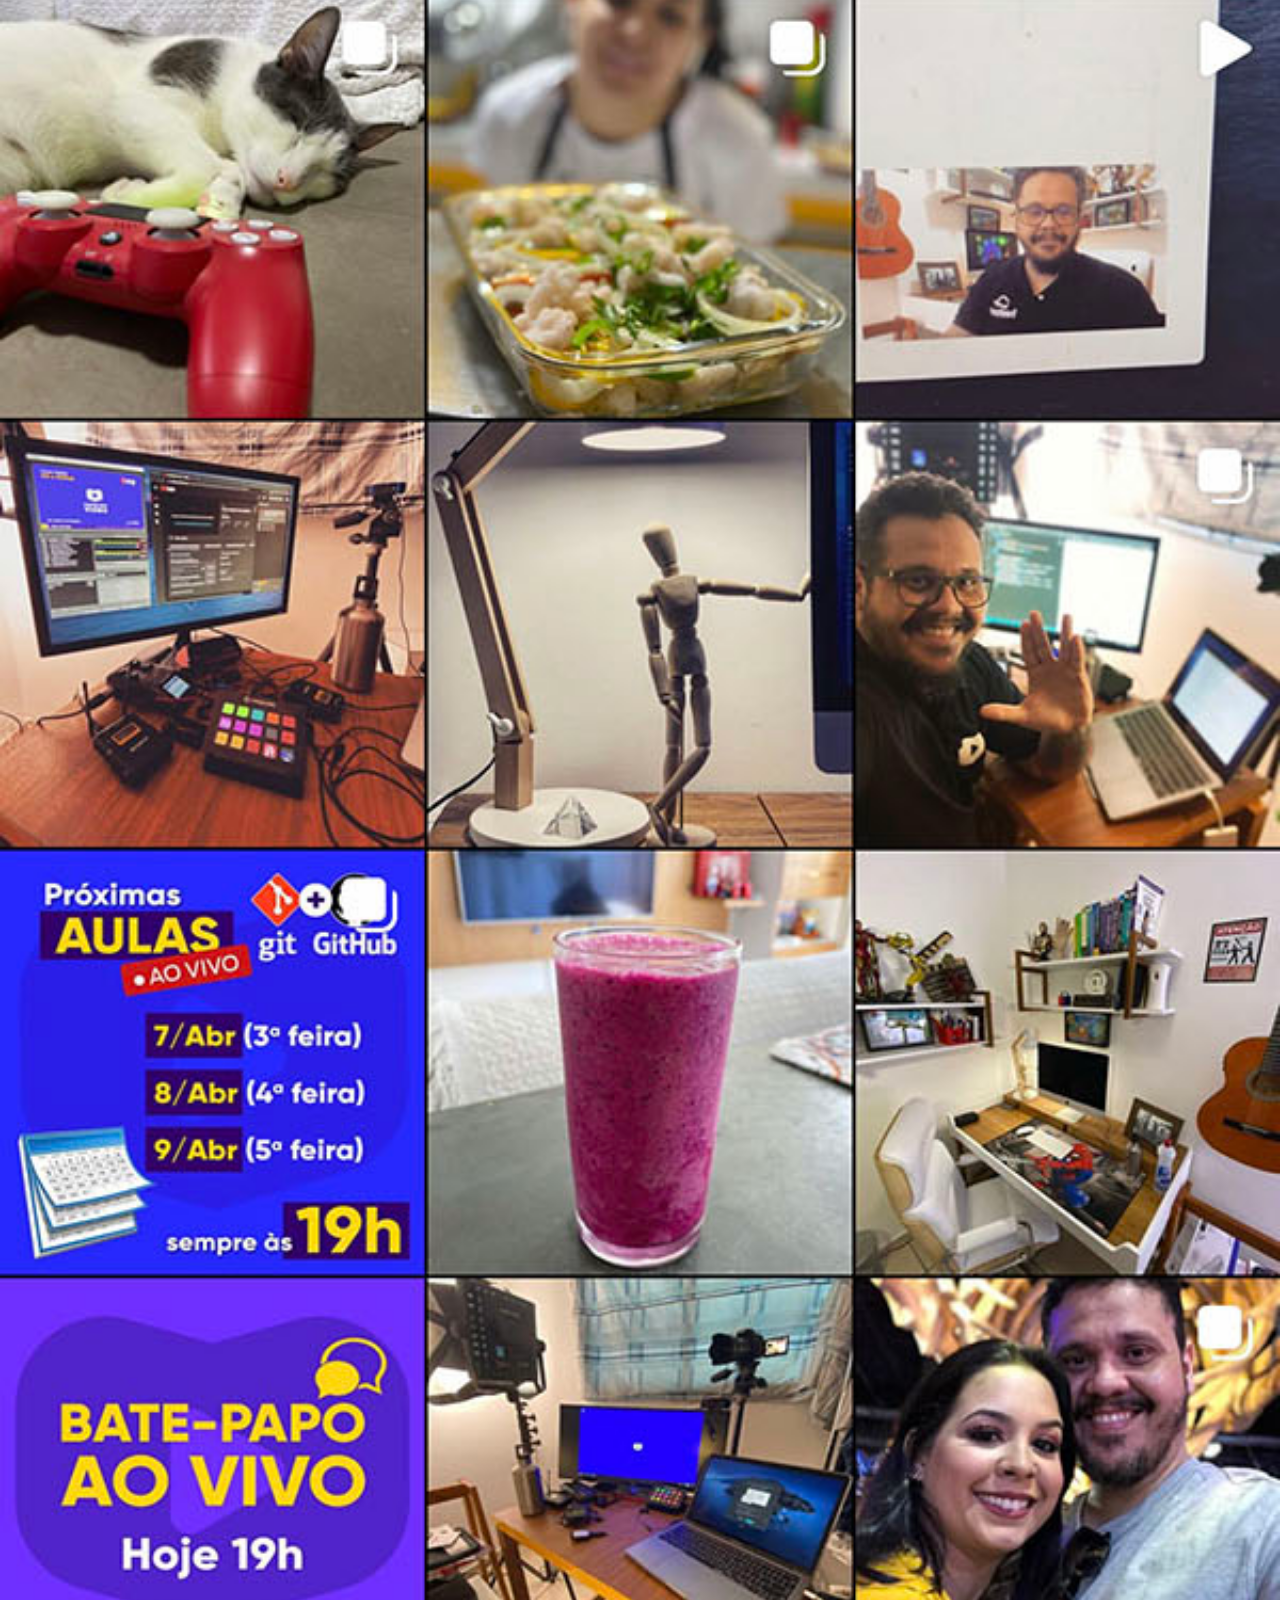
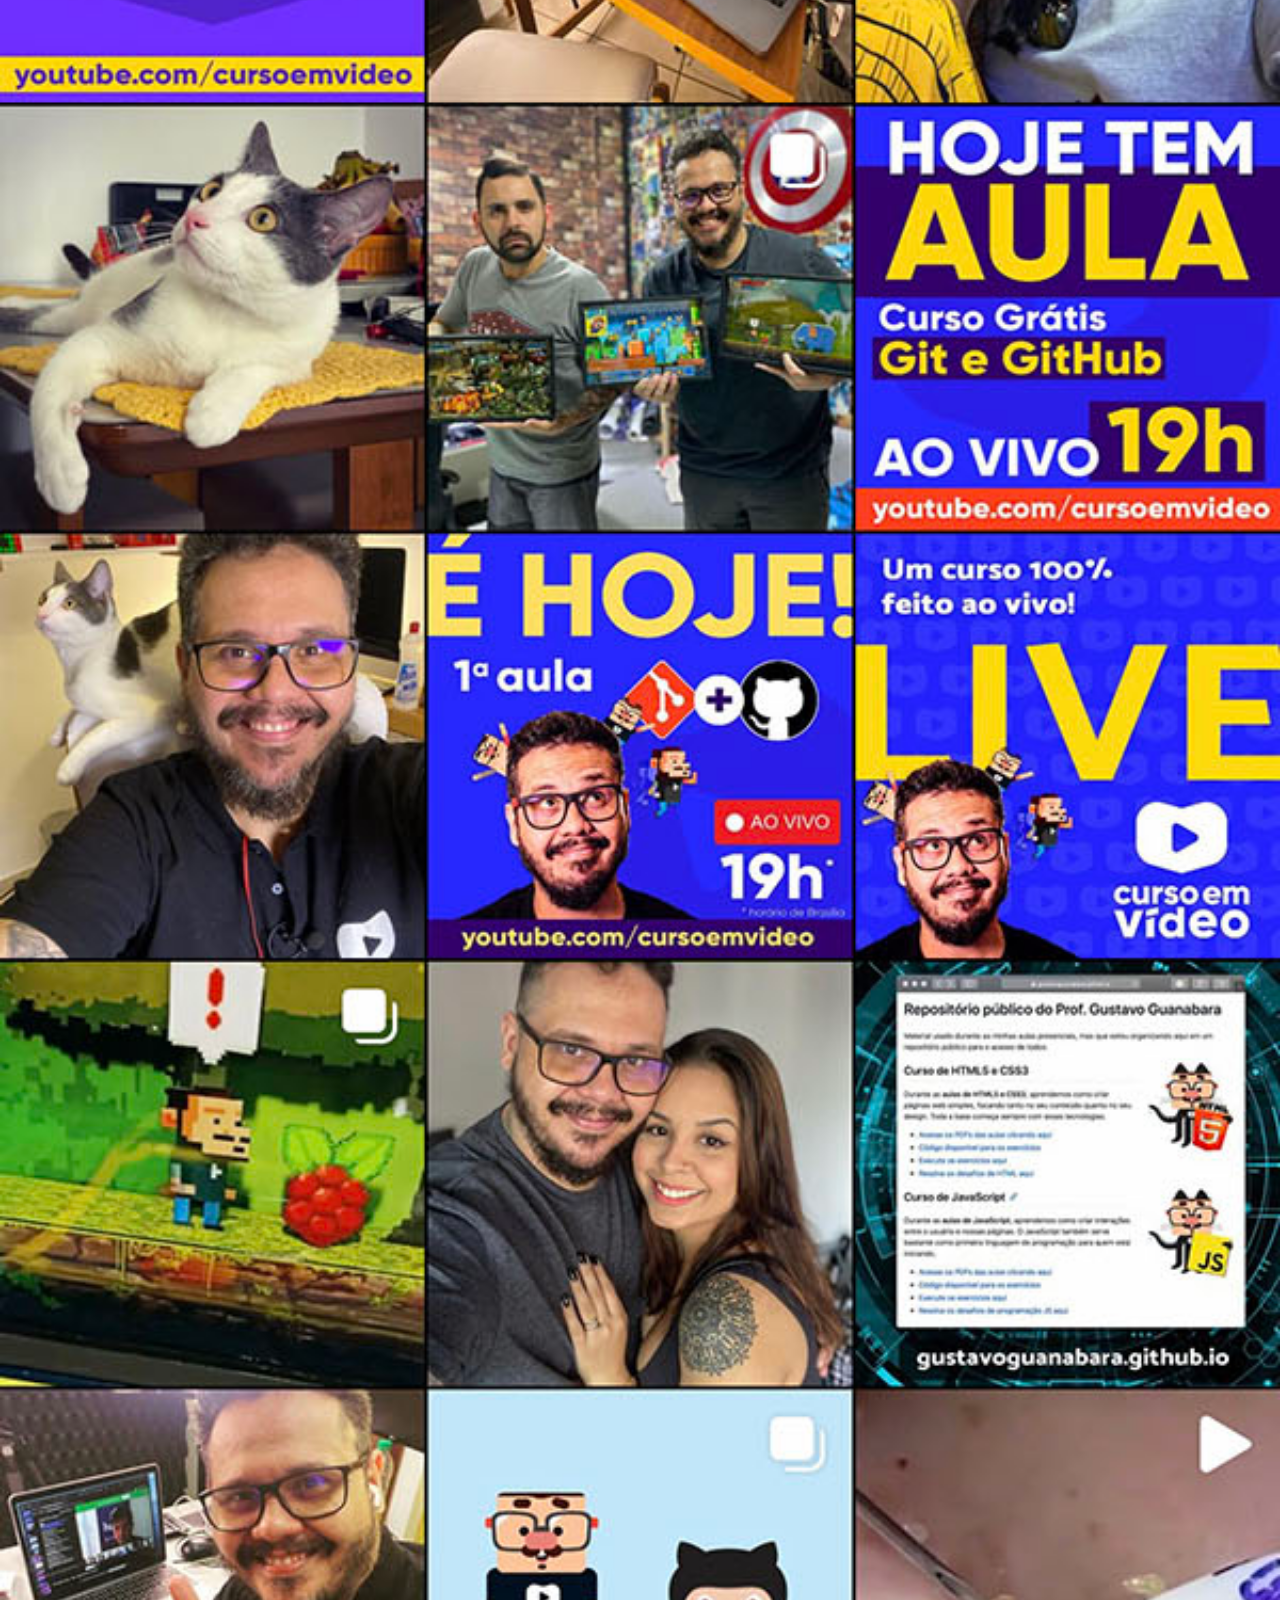
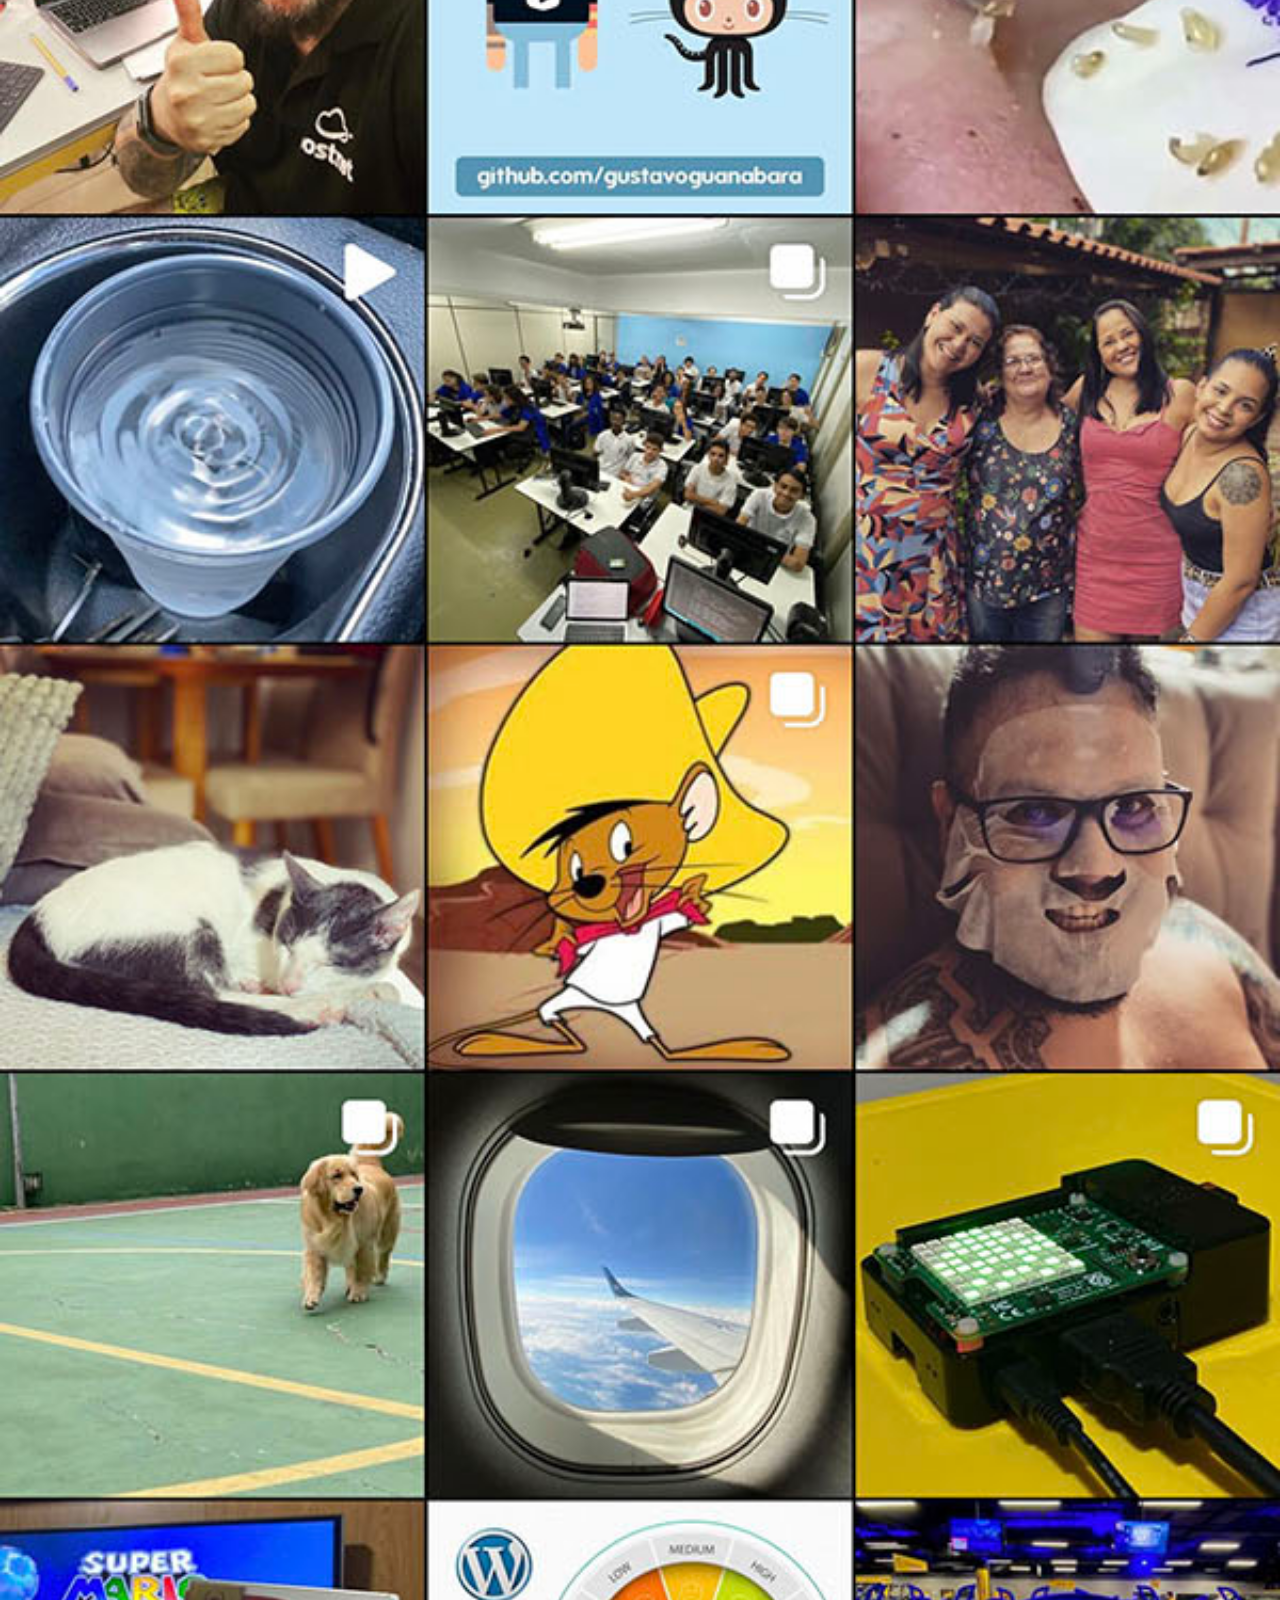
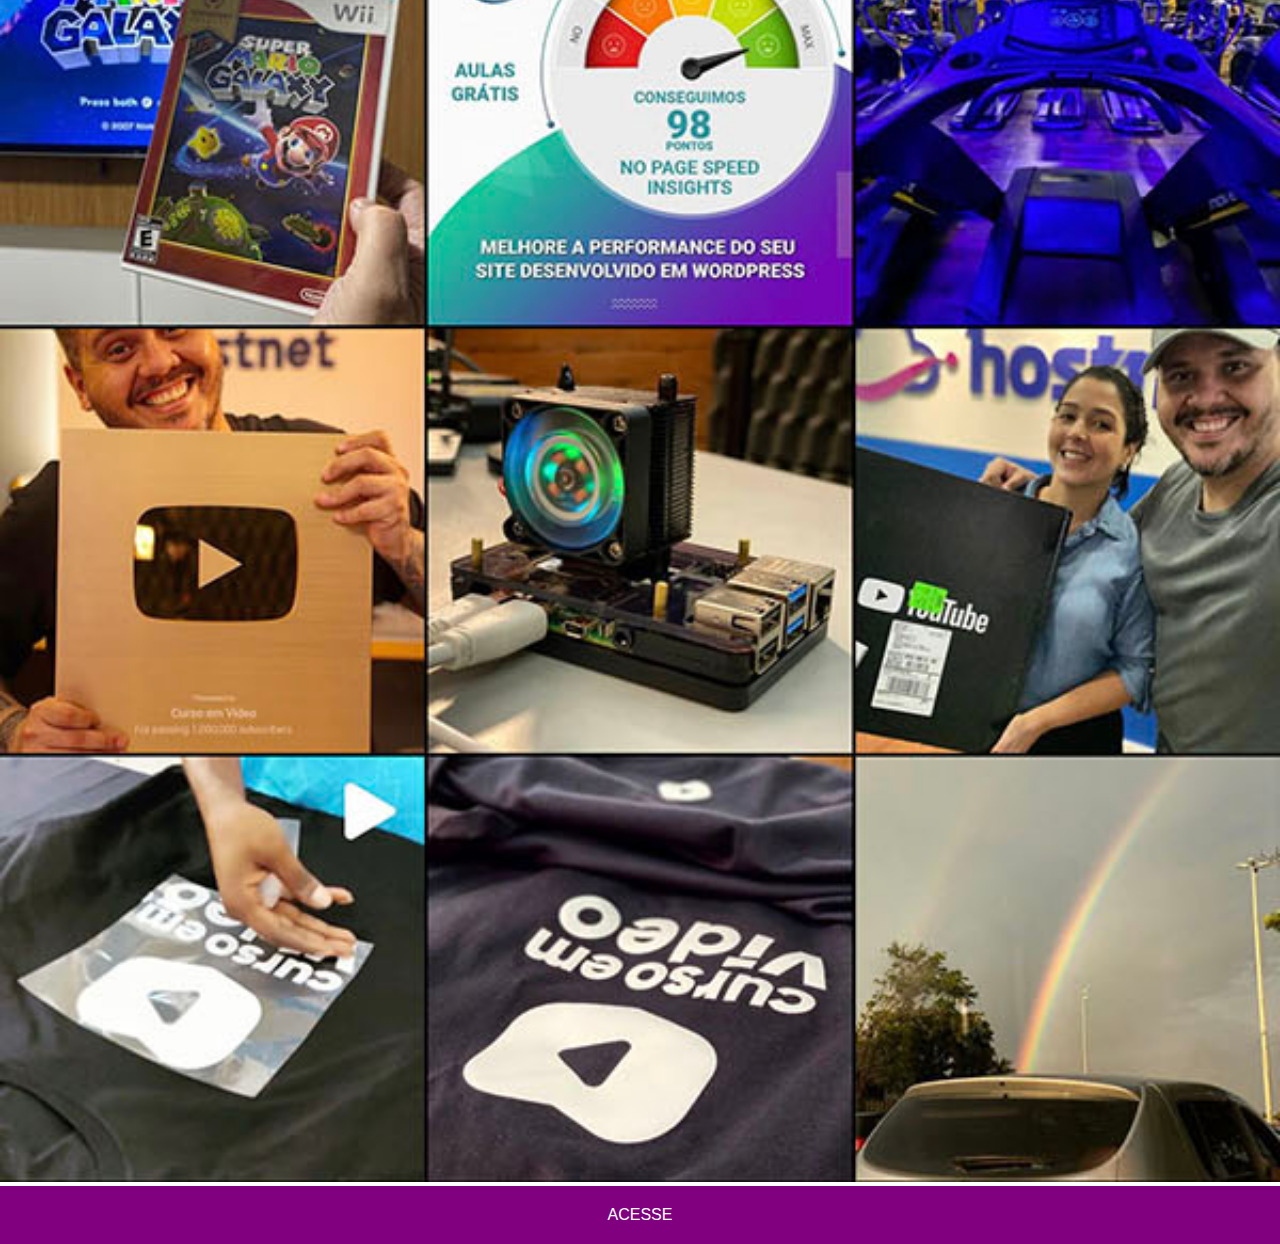
<file: instagram.html>
<!DOCTYPE html>
<html lang="pt-br">
<head>
    <meta charset="UTF-8">
    <meta name="viewport" content="width=device-width, initial-scale=1.0">
    <title>Instagram</title>
    <link rel="stylesheet" href="social/style.css">
</head>
<body>
    <img src="imagens/tela-instagram.jpg" alt="">
    <a href="https://www.instagram.com/" target="_blank">ACESSE</a>
    
</body>
</html>
</file>
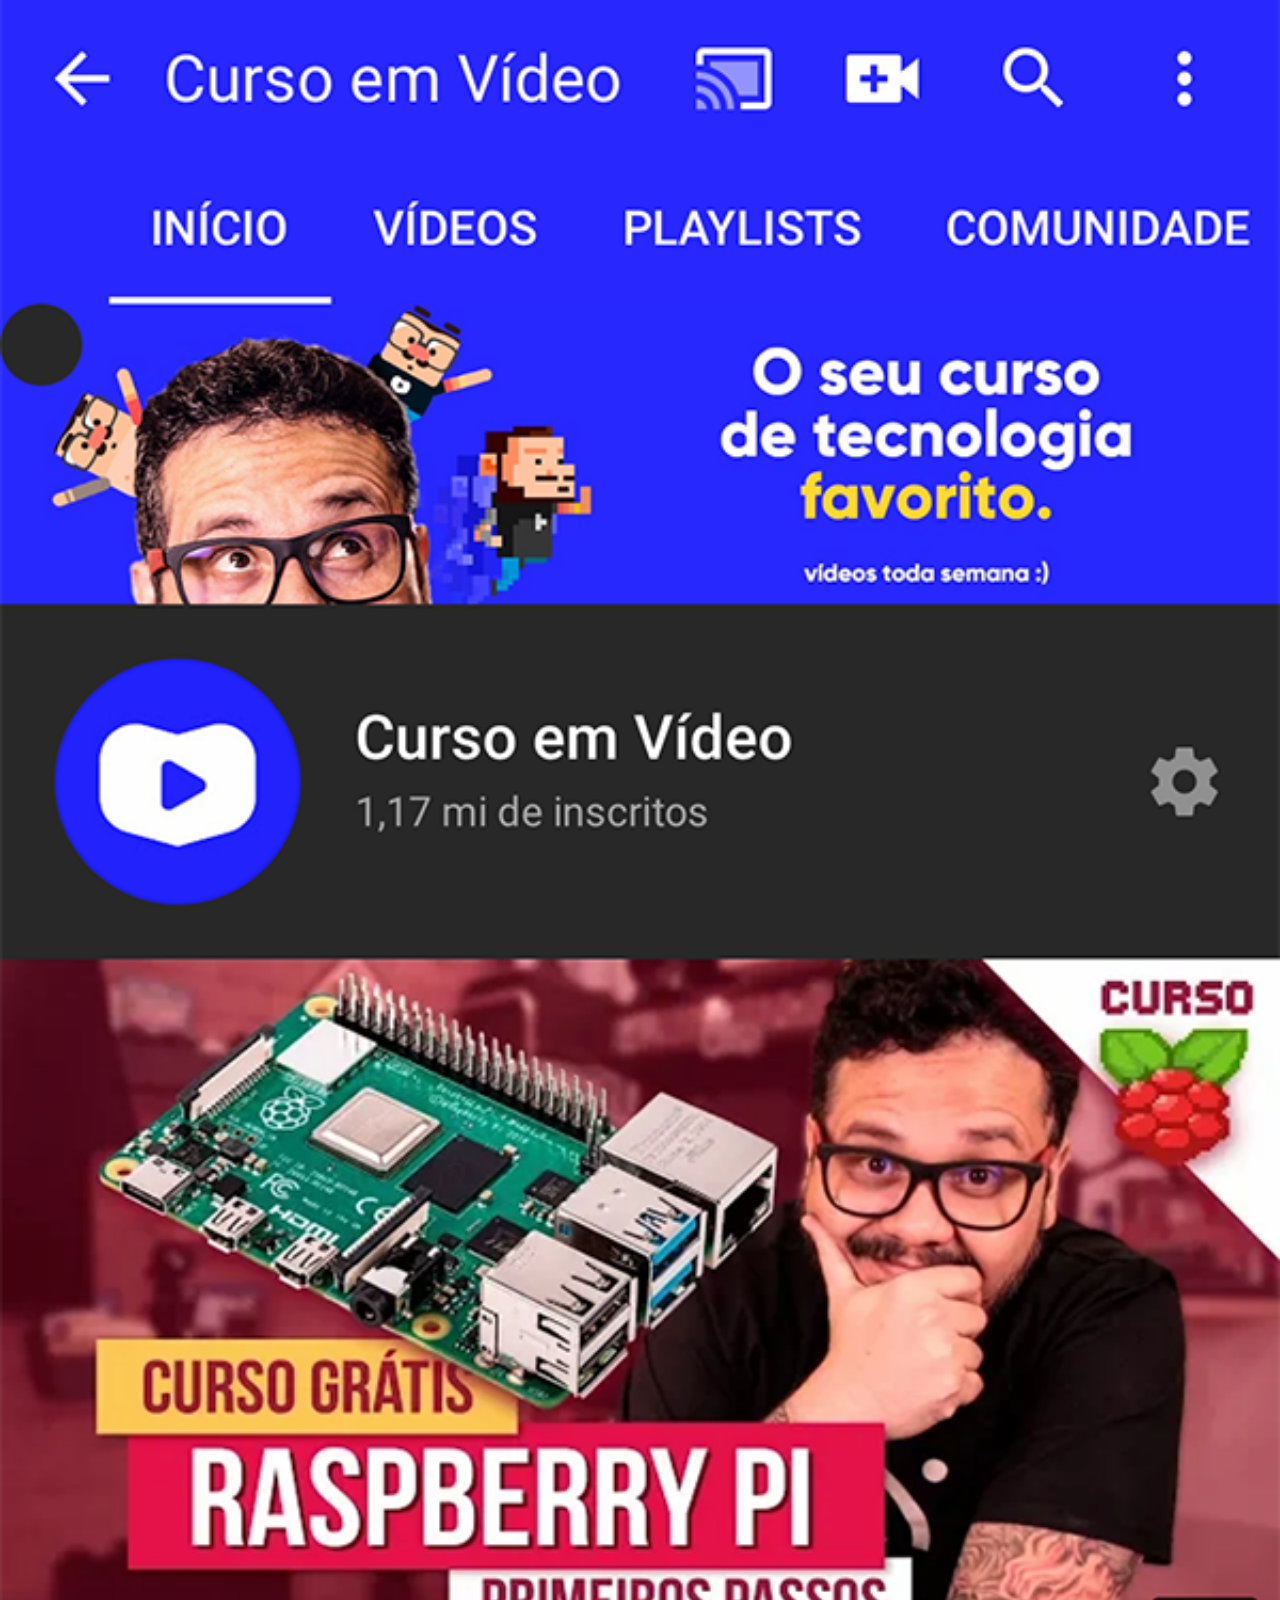
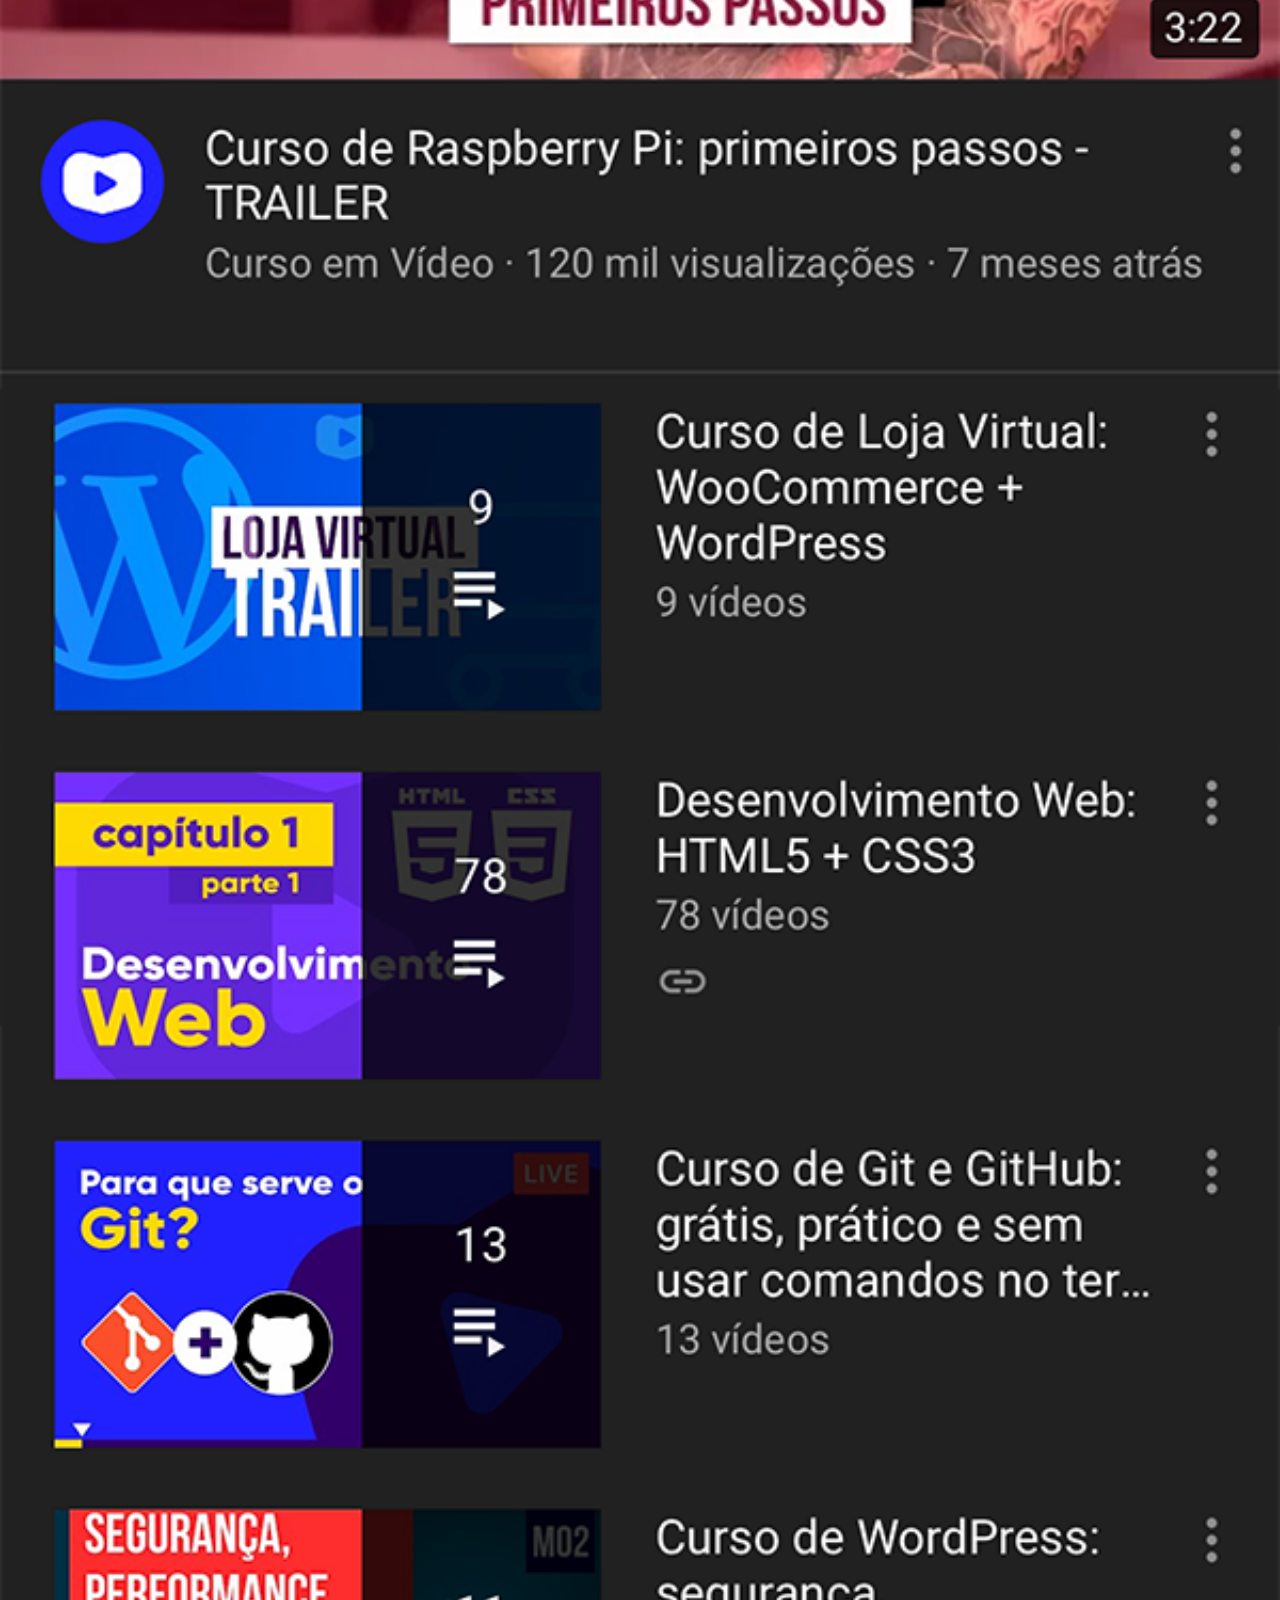
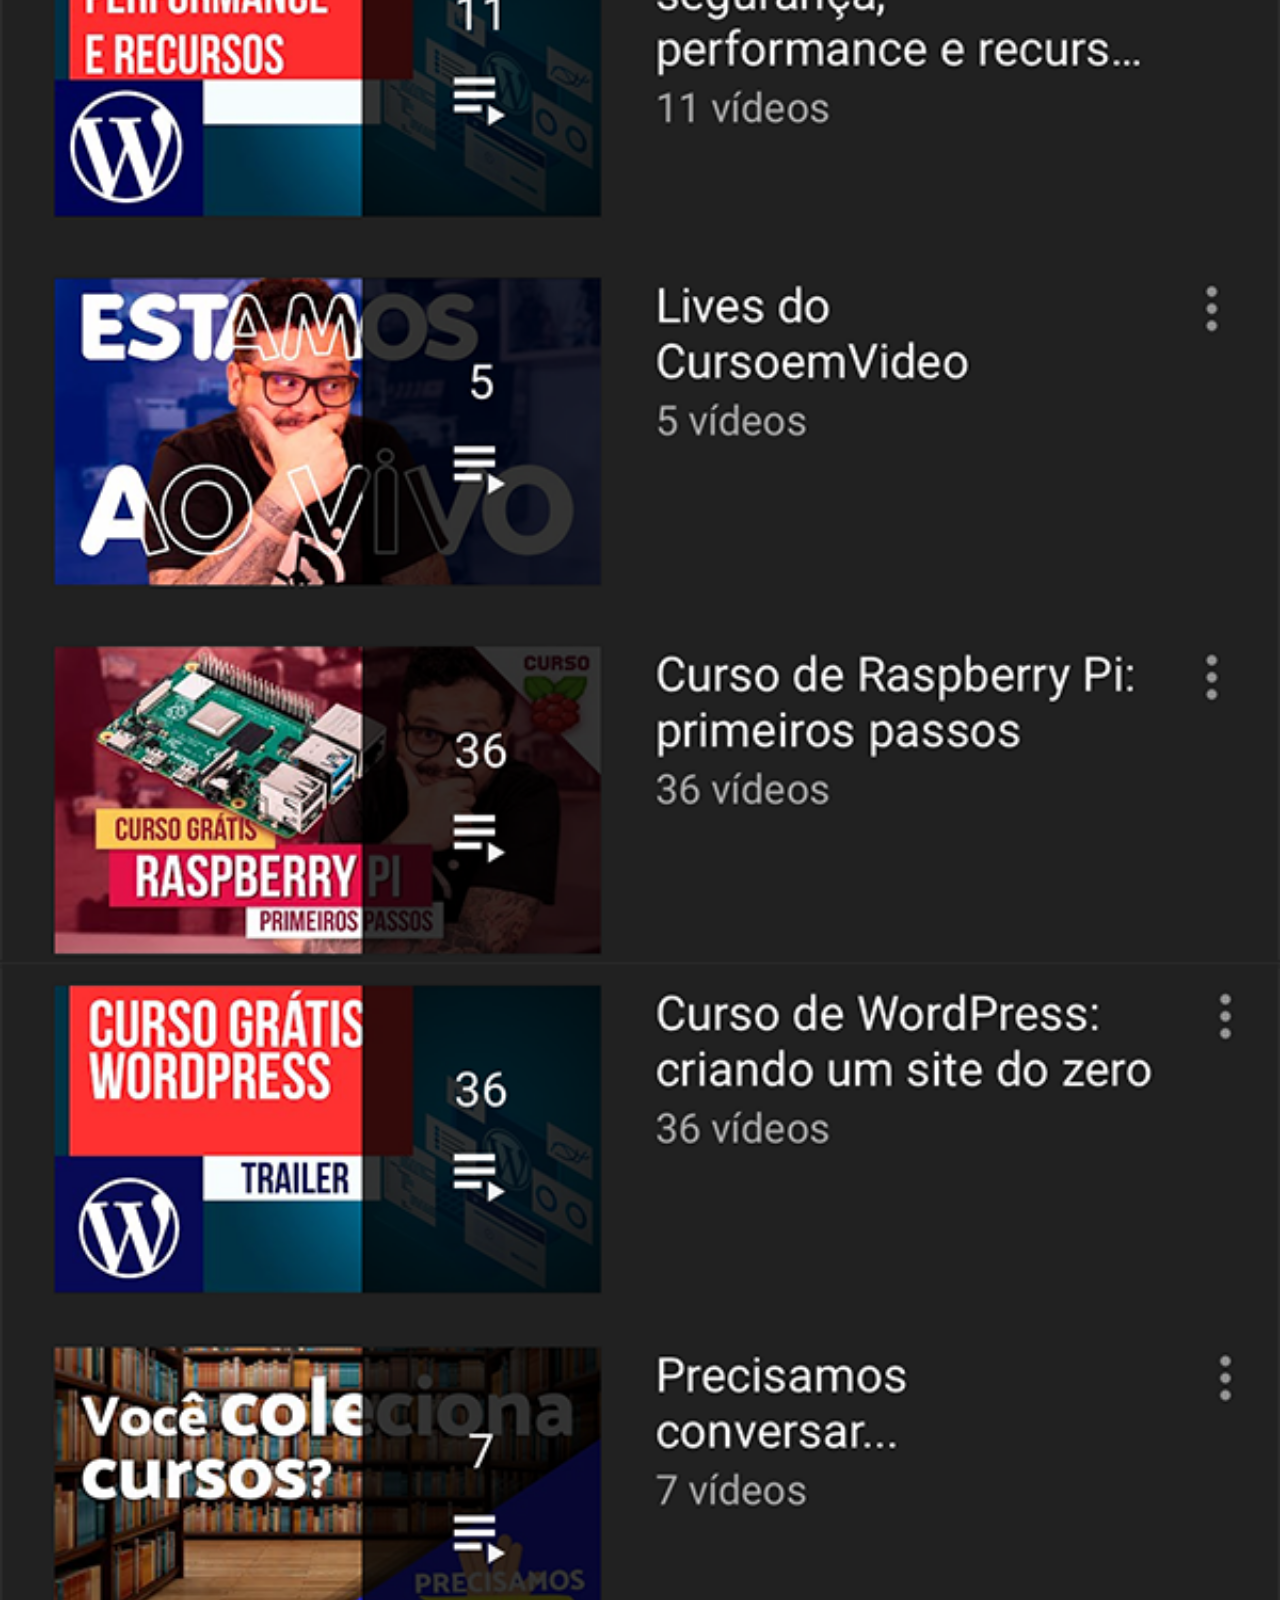
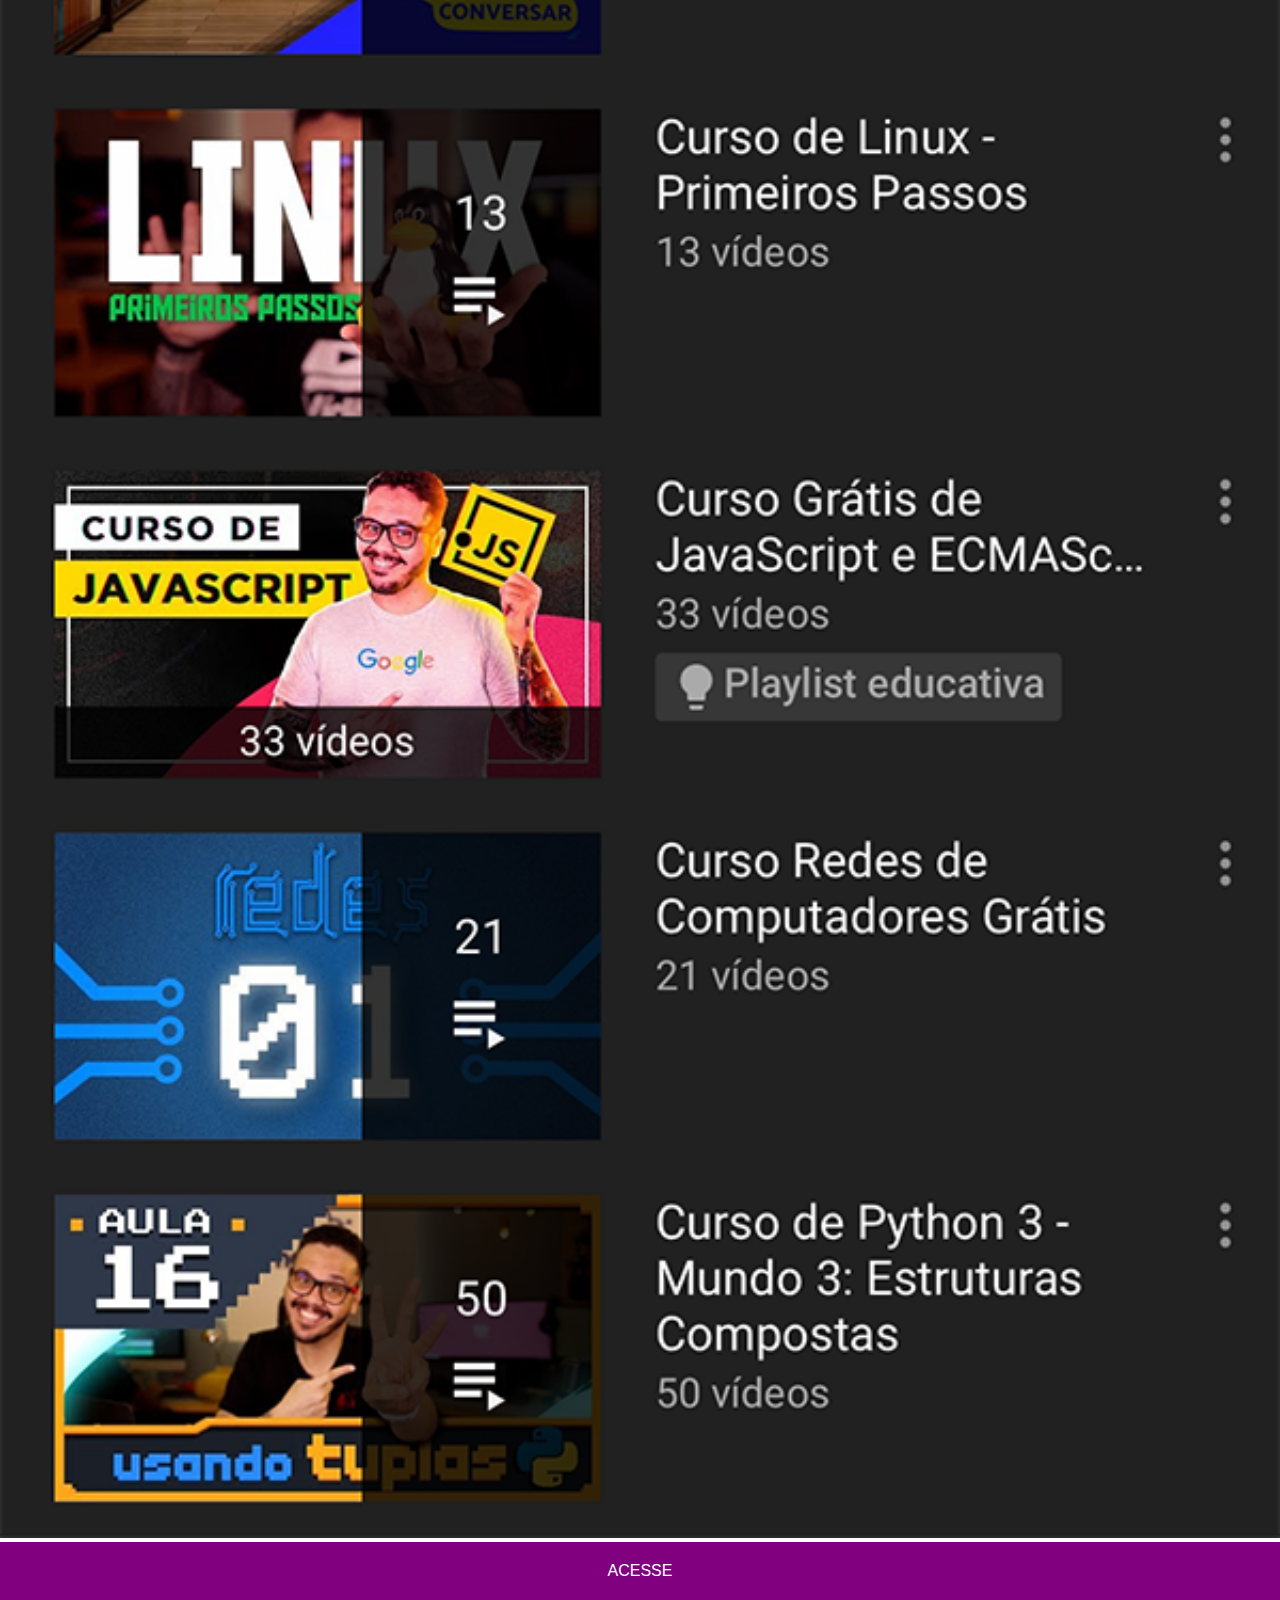
<file: yotube.html>
<!DOCTYPE html>
<html lang="pt-br">
<head>
    <meta charset="UTF-8">
    <meta name="viewport" content="width=device-width, initial-scale=1.0">
    <title>Yotube</title>
    <link rel="stylesheet" href="social/style.css">
</head>
<body>
    <img src="imagens/tela-youtube.png" alt="">
    <a href="https://www.youtube.com/watch?v=1kOhJr4DXIg&list=PLHz_AreHm4dkcVCk2Bn_fdVQ81Fkrh6WT&index=14" target="_blank">ACESSE</a>
    
</body>
</html>
</file>
<file: estilos/style.css>
@charset "UTF-8";



* {
    margin: 0px;
    padding: 0px;

}

html, body {
    height: 100vh;
    width: 100vw;
    background-color: black;
}
body {
    background: url(../imagens/fundo-madeira.jpg) no-repeat top center;
    background-size: cover;
    background-attachment: fixed;
}

main {
    position: relative;
    height: 100vh;
   
    
}

section#telefone {
    position: absolute;
    top: 50%;
    left: 50%;
    transform: translate(-50%, -50%);

    height: 627px;
    width: 311px;
    background: url(../imagens/frame-iphone.png) no-repeat center;
    
}

iframe#tela {
    position: relative;
    top: 80px;
    left: 22px;
    width: 269px;
    height: 471px;
}

section#rede-sociais img {
    width: 50px;
    margin: 10px;
    border-radius: 50%;
    box-shadow: 1px 1px 5px blue;
  
    
    
}

section#rede-sociais {
    text-align: right;
}

section#rede-sociais img:hover {
    border: 2px solid rgba(255, 255, 255, 0.765);
    box-sizing: border-box;
    transform: translate(-1px, -1px);
    transition: transform, 1s;
}
</file>
<file: social/style.css>
@charset "UTF-8";

::-webkit-scrollbar {
    width: 0px;
    height: 0px;
}
*{
    padding: 0px;
    margin: 0px;
    
}

img {
    width: 100vw;
    margin-bottom: 0px;
   
}


   

a {
    display: block;
    background-color: purple;
    color: white;
    padding: 20px;
    text-align: center;
    font-family: Arial, Helvetica, sans-serif;
    text-decoration: none;
    
}

a:hover {
    text-decoration: underline;
    color: aqua;
}
</file>
